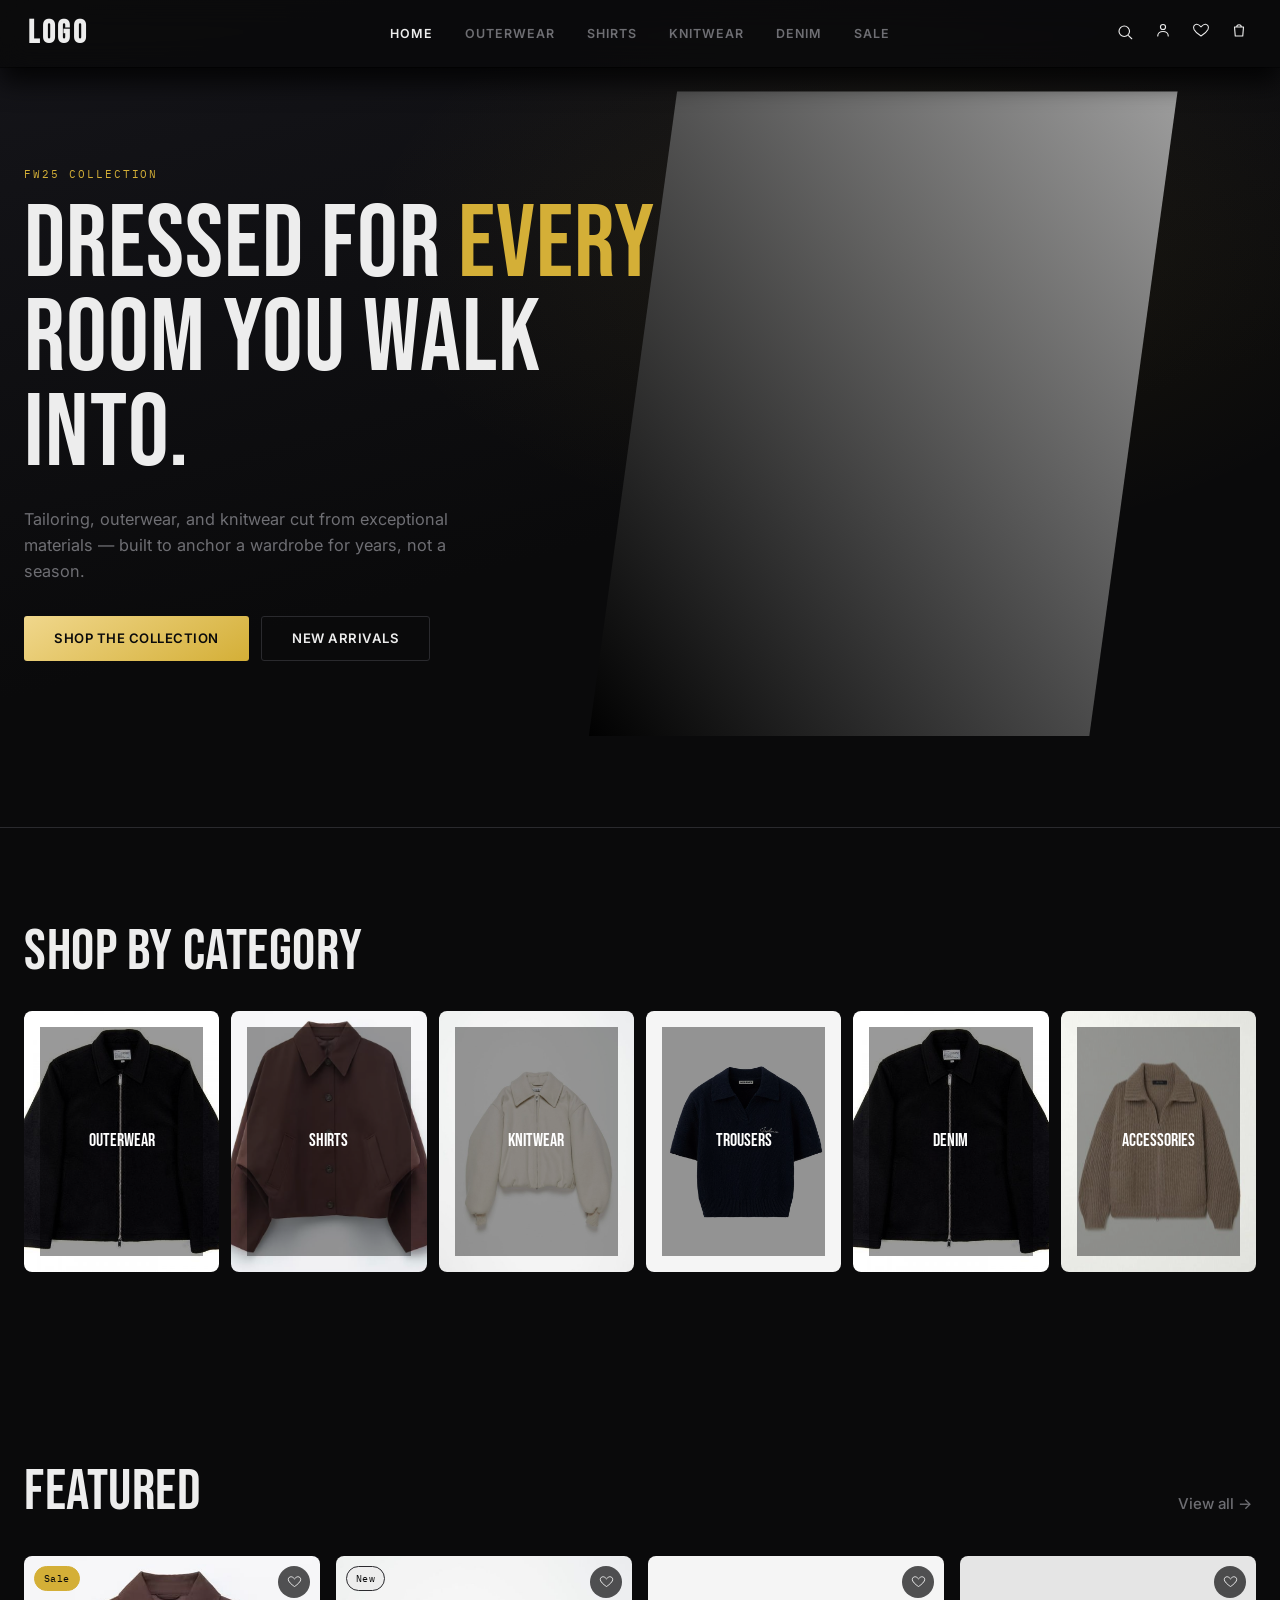
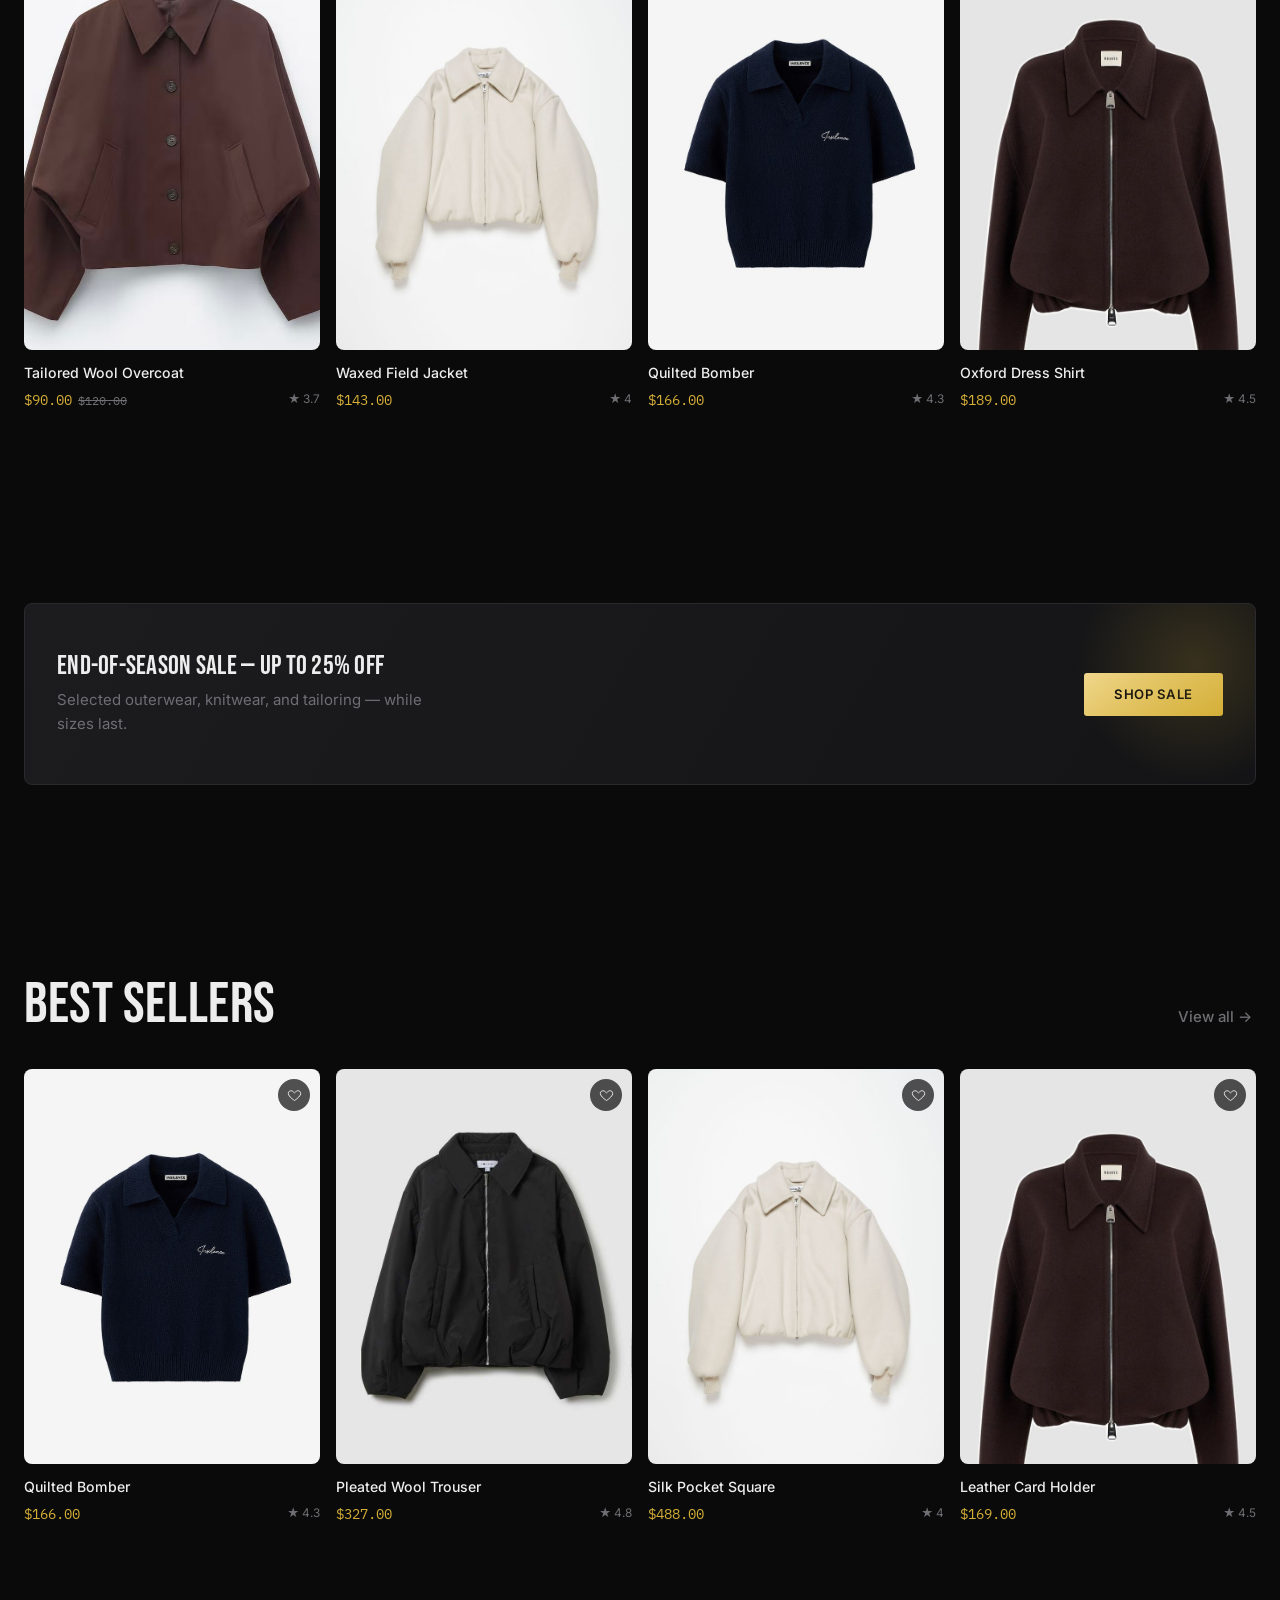
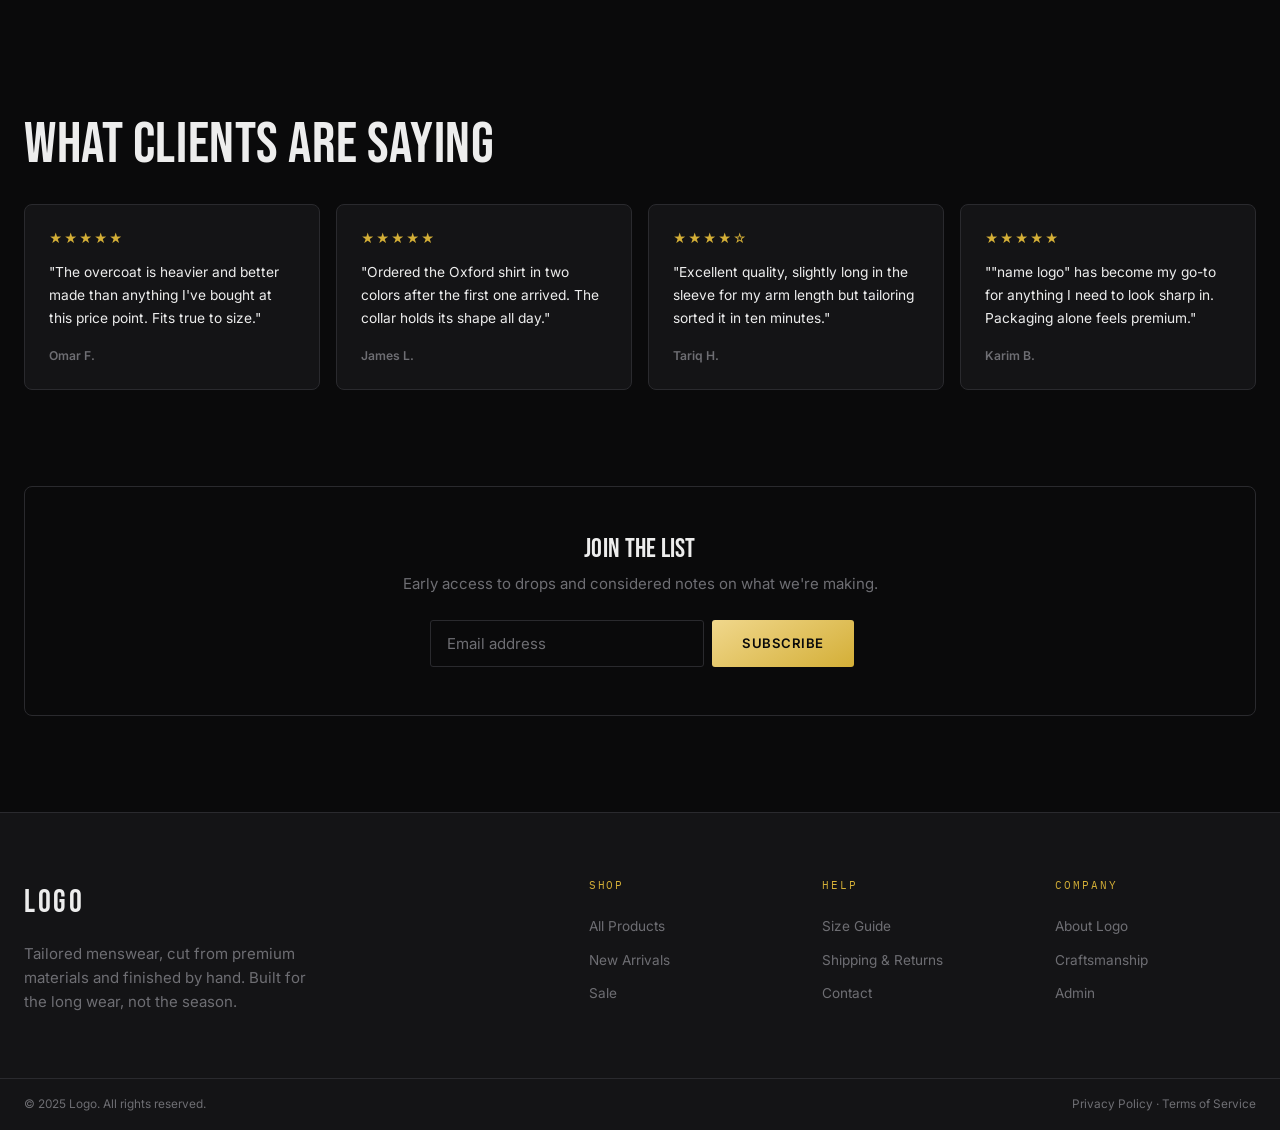
<file: index.html>
<!DOCTYPE html>
<html lang="en">
<head>
<meta charset="UTF-8"/>
<meta name="viewport" content="width=device-width, initial-scale=1.0"/>
<title>LOGO — Tailored Menswear</title>
<meta name="description" content="HASSAN is a premium menswear brand — outerwear, shirting, knitwear, and denim cut from exceptional materials."/>
<link rel="preconnect" href="https://fonts.googleapis.com"/>
<link rel="preconnect" href="https://fonts.gstatic.com" crossorigin/>
<link href="https://fonts.googleapis.com/css2?family=Bebas+Neue&family=Inter:wght@400;500;600;700&family=IBM+Plex+Mono:wght@400;500&display=swap" rel="stylesheet"/>
<link rel="stylesheet" href="css/tokens.css"/>
<link rel="stylesheet" href="css/layout.css"/>
<link rel="stylesheet" href="css/product.css"/>
<style>
  /* ---------- Hero ---------- */
  .hero { position: relative; min-height: 92vh; display: flex; align-items: center; overflow: hidden; border-bottom: 1px solid var(--hairline); }
  .hero-bg { position: absolute; inset: 0; background: radial-gradient(ellipse 70% 60% at 70% 30%, rgba(212,175,55,.08), transparent 60%), linear-gradient(165deg, #15151A 0%, #0A0A0B 60%); }
  .hero-bg::before { content:''; position:absolute; right:8%; top:50%; width:46%; height:78%; transform: translateY(-50%); background: linear-gradient(233deg, #acacac, #000000); clip-path: polygon(15% 0%, 100% 0%, 85% 100%, 0% 100%); opacity: .9; }
  .hero-content { position: relative; z-index: 2; padding: var(--sp-16) var(--sp-6); max-width: 700px; }
  .hero-content .eyebrow { margin-bottom: var(--sp-4); }
  .hero-content h1 { margin-bottom: var(--sp-6); }
  .hero-content h1 .gold-word { color: var(--gold); }
  .hero-content p.lede { color: var(--text-dim); max-width: 440px; margin-bottom: var(--sp-8); font-size: 1.02rem; }
  .hero-ctas { display: flex; gap: var(--sp-3); flex-wrap: wrap; }
  @media (max-width: 900px) { .hero-bg::before { display: none; } }

  /* ---------- Section shell ---------- */
  .section { padding: var(--sp-24) 0; }
  .section-head { display: flex; align-items: baseline; justify-content: space-between; margin-bottom: var(--sp-8); padding: 0 var(--sp-6); }
  @media (max-width: 768px) { .section { padding: var(--sp-16) 0; } .section-head { flex-direction: column; gap: var(--sp-2); align-items: flex-start; } }

  /* ---------- Category strip ---------- */
  .cat-strip { display: grid; grid-template-columns: repeat(6, 1fr); gap: var(--sp-3); padding: 0 var(--sp-6); }
  .cat-tile { position: relative; aspect-ratio: 3/4; border-radius: var(--radius-md); overflow: hidden; background: var(--surface); display: flex; align-items: flex-end; padding: var(--sp-4); }
  .cat-tile-name { font-family: var(--font-display); font-size: 1.1rem; text-transform: uppercase; position: relative; z-index: 2; }
  .cat-tile::after { content:''; position:absolute; inset:0; background: linear-gradient(180deg, transparent 40%, rgba(0,0,0,.7)); }
  @media (max-width: 1000px) { .cat-strip { grid-template-columns: repeat(3, 1fr); } }
  @media (max-width: 600px) { .cat-strip { grid-template-columns: repeat(2, 1fr); } }

  /* ---------- Featured grid ---------- */
  .featured-grid { display: grid; grid-template-columns: repeat(4, 1fr); gap: var(--sp-4); padding: 0 var(--sp-6); }
  @media (max-width: 900px) { .featured-grid { grid-template-columns: repeat(2, 1fr); } }

  /* ---------- Rail ---------- */
  .rail-section { background: var(--surface); border-top: 1px solid var(--hairline); border-bottom: 1px solid var(--hairline); }
  .h-rail { display: flex; gap: var(--sp-4); overflow-x: auto; padding: 0 var(--sp-6) var(--sp-2); scroll-snap-type: x mandatory; }
  .h-rail .h-card { min-width: 260px; flex-shrink: 0; scroll-snap-align: start; }

  /* ---------- Sale banner ---------- */
  .sale-banner { margin: 0 var(--sp-6); border-radius: var(--radius-md); padding: var(--sp-12) var(--sp-8); background: linear-gradient(120deg, var(--surface-2), var(--surface)); border: 1px solid var(--hairline); display: flex; align-items: center; justify-content: space-between; gap: var(--sp-8); position: relative; overflow: hidden; }
  .sale-banner::before { content:''; position:absolute; right:-60px; top:-60px; width:240px; height:240px; background: radial-gradient(circle, rgba(212,175,55,.18), transparent 70%); cursor: pointer;}
  .sale-banner p.lede { color: var(--text-dim); margin-top: var(--sp-2); max-width: 380px; }
  @media (max-width: 768px) { .sale-banner { flex-direction: column; align-items: flex-start; margin: 0 var(--sp-4); padding: var(--sp-8); } }

  /* ---------- Reviews ---------- */
  .reviews-grid { display: grid; grid-template-columns: repeat(4, 1fr); gap: var(--sp-4); padding: 0 var(--sp-6); }
  .review-card { border: 1px solid var(--hairline); border-radius: var(--radius-md); padding: var(--sp-6); background: var(--surface); transition: 0.6s;}
  .review-stars { color: var(--gold); font-size: 0.8rem; margin-bottom: var(--sp-3); letter-spacing: 2px; }
  .review-body { font-size: 0.86rem; line-height: 1.65; margin-bottom: var(--sp-4); color: var(--text); }
  .review-name { font-size: 0.76rem; font-weight: 600; color: var(--text-dim); }
  @media (max-width: 900px) { .reviews-grid { grid-template-columns: 1fr 1fr; } }
  @media (max-width: 600px) { .reviews-grid { grid-template-columns: 1fr; } }

  /* ---------- Newsletter ---------- */
  .newsletter-band { padding: 0 var(--sp-6); }
  .newsletter-inner { border: 1px solid var(--hairline); border-radius: var(--radius-md); padding: var(--sp-12) var(--sp-8); text-align: center; }
  .newsletter-form { display: flex; gap: var(--sp-2); max-width: 420px; margin: var(--sp-6) auto 0; }
  .newsletter-form input { flex: 1; background: var(--void); border: 1px solid var(--hairline); border-radius: var(--radius-sm); padding: 13px 16px; color: var(--text); }
  .newsletter-form input::placeholder { color: var(--text-dim); }
  .cat-tile:hover,
  .review-card:hover{
    transform: translateY(-8px);
    box-shadow: 0px 10px 18px black;
  }
  #new-arrivals-section{
    display: none;
  }
</style>
</head>
<body>

<div id="h-nav-mount"></div>

<section class="hero">
  <div class="hero-bg"></div>
  <div class="hero-content">
    <p class="eyebrow">FW25 Collection</p>
    <h1 class="h-display-xl">Dressed for <span class="gold-word">every</span> room you walk into.</h1>
    <p class="lede">Tailoring, outerwear, and knitwear cut from exceptional materials — built to anchor a wardrobe for years, not a season.</p>
    <div class="hero-ctas">
      <a href="shop.html" class="btn btn-gold">Shop the collection</a>
      <a href="shop.html?filter=new" class="btn btn-line">New arrivals</a>
    </div>
  </div>
</section>

<section class="section">
  <div class="section-head"><h2 class="h-display-lg">Shop by category</h2></div>
  <div class="cat-strip" id="cat-strip"></div>
</section>

<section class="section">
  <div class="section-head">
    <h2 class="h-display-lg">Featured</h2>
    <a href="shop.html" class="btn-ghost">View all →</a>
  </div>
  <div class="featured-grid" id="featured-grid"></div>
</section>

<section class="section rail-section" id="new-arrivals-section">
  <div class="section-head" style="padding-top:var(--sp-12);">
    <h2 class="h-display-lg">New Arrivals</h2>
    <a href="shop.html?filter=new" class="btn-ghost">View all →</a>
  </div>
  <div class="h-rail" id="new-rail"></div>
</section>

<section class="section">
  <div class="sale-banner">
    <div>
      <h2 class="h-display-md">End-of-season sale — up to 25% off</h2>
      <p class="lede">Selected outerwear, knitwear, and tailoring — while sizes last.</p>
    </div>
    <a href="shop.html?filter=sale" class="btn btn-gold">Shop sale</a>
  </div>
</section>

<section class="section">
  <div class="section-head"><h2 class="h-display-lg">Best Sellers</h2><a href="shop.html?filter=best" class="btn-ghost">View all →</a></div>
  <div class="featured-grid" id="best-grid"></div>
</section>

<section class="section">
  <div class="section-head"><h2 class="h-display-lg">What clients are saying</h2></div>
  <div class="reviews-grid" id="reviews-grid"></div>
</section>

<section class="section newsletter-band">
  <div class="newsletter-inner">
    <h2 class="h-display-md">Join the list</h2>
    <p class="text-dim" style="margin-top:8px;">Early access to drops and considered notes on what we're making.</p>
    <form class="newsletter-form" onsubmit="event.preventDefault(); HStore.toast('Subscribed — welcome to Hassan.');">
      <input type="email" placeholder="Email address" required/>
      <button class="btn btn-gold" type="submit">Subscribe</button>
    </form>
  </div>
</section>

<div id="h-footer-mount"></div>

<script src="js/data.js"></script>
<script src="js/store.js"></script>
<script src="js/layout.js"></script>
<script src="js/quickselect.js"></script>
<script>
  hMountLayout();

  document.getElementById('cat-strip').innerHTML = H_CATEGORIES.map((c,i) => {
  return `<a href="shop.html?cat=${c.slug}" class="cat-tile" style="position: relative; overflow: hidden; transition: 0.6s;">
    <img src="${c.image}" alt="${c.name}" style="width: 100%; height: 100%; object-fit: cover; position: absolute; top: 0; left: 0; z-index: 1;">
    <span class="cat-tile-name" style="position: relative; z-index: 2; background: rgba(0,0,0,0.4); width: 100%; height: 100%; display: flex; align-items: center; justify-content: center; color: #fff;">${c.name}</span>
  </a>`;
}).join('');

  function hCardHTML(p, opts={}){
    const wished = HStore.isWishlisted(p.id);
    return `
    <div class="h-card" data-product="${p.id}">
      <div class="h-card-img-wrap" onclick="window.location.href='product.html?slug=${p.slug}'">
        <img src="${p.images[0]}" alt="${p.name}" loading="lazy"/>
        <div class="h-card-tags">
          ${p.isNew ? '<span class="h-tag new">New</span>' : ''}
          ${p.compareAt ? '<span class="h-tag sale">Sale</span>' : ''}
        </div>
        <div class="h-card-quickselect"><button onclick="event.stopPropagation(); hOpenQuickSelect('${p.id}')">Quick Select</button></div>
      </div>
      <button class="h-card-wishlist ${wished?'active':''}" aria-label="Wishlist" onclick="hToggleCardWishlist(event,'${p.id}')">
        <svg width="15" height="15" viewBox="0 0 24 24" fill="none" stroke="#EDEDED" stroke-width="1.5"><path d="M12 20s-7-4.3-9.3-8.8C1.2 8 2.6 4.8 6 4.4c2-.2 3.6.9 6 3.4 2.4-2.5 4-3.6 6-3.4 3.4.4 4.8 3.6 3.3 6.8C19 15.7 12 20 12 20z"/></svg>
      </button>
      <div class="h-card-info">
        <a href="product.html?slug=${p.slug}"><p class="h-card-name">${p.name}</p></a>
        <div class="h-card-meta">
          <span class="h-price">${hPrice(p.price)}${p.compareAt?`<span class="compare">${hPrice(p.compareAt)}</span>`:''}</span>
          <span class="h-rating">★ ${p.rating}</span>
        </div>
      </div>
    </div>`;
  }
  function hToggleCardWishlist(e, id){
    e.preventDefault(); e.stopPropagation();
    const now = HStore.toggleWishlist(id);
    HStore.toast(now?'Added to wishlist':'Removed from wishlist','success');
    e.currentTarget.classList.toggle('active', now);
  }

  document.getElementById('featured-grid').innerHTML = H_PRODUCTS.slice(0,4).map(p=>hCardHTML(p)).join('');
  document.getElementById('new-rail').innerHTML = H_PRODUCTS.filter(p=>p.isNew).concat(H_PRODUCTS.slice(4,10)).slice(0,8).map(p=>hCardHTML(p)).join('');
  document.getElementById('best-grid').innerHTML = H_PRODUCTS.filter(p=>p.isBestSeller).concat(H_PRODUCTS.slice(10)).slice(0,4).map(p=>hCardHTML(p)).join('');

  document.getElementById('reviews-grid').innerHTML = H_REVIEWS.map(r => `
    <div class="review-card">
      <div class="review-stars">${'★'.repeat(r.rating)}${'☆'.repeat(5-r.rating)}</div>
      <p class="review-body">"${r.body}"</p>
      <p class="review-name">${r.name}</p>
    </div>`).join('');
</script>
</body>
</html>
</file>
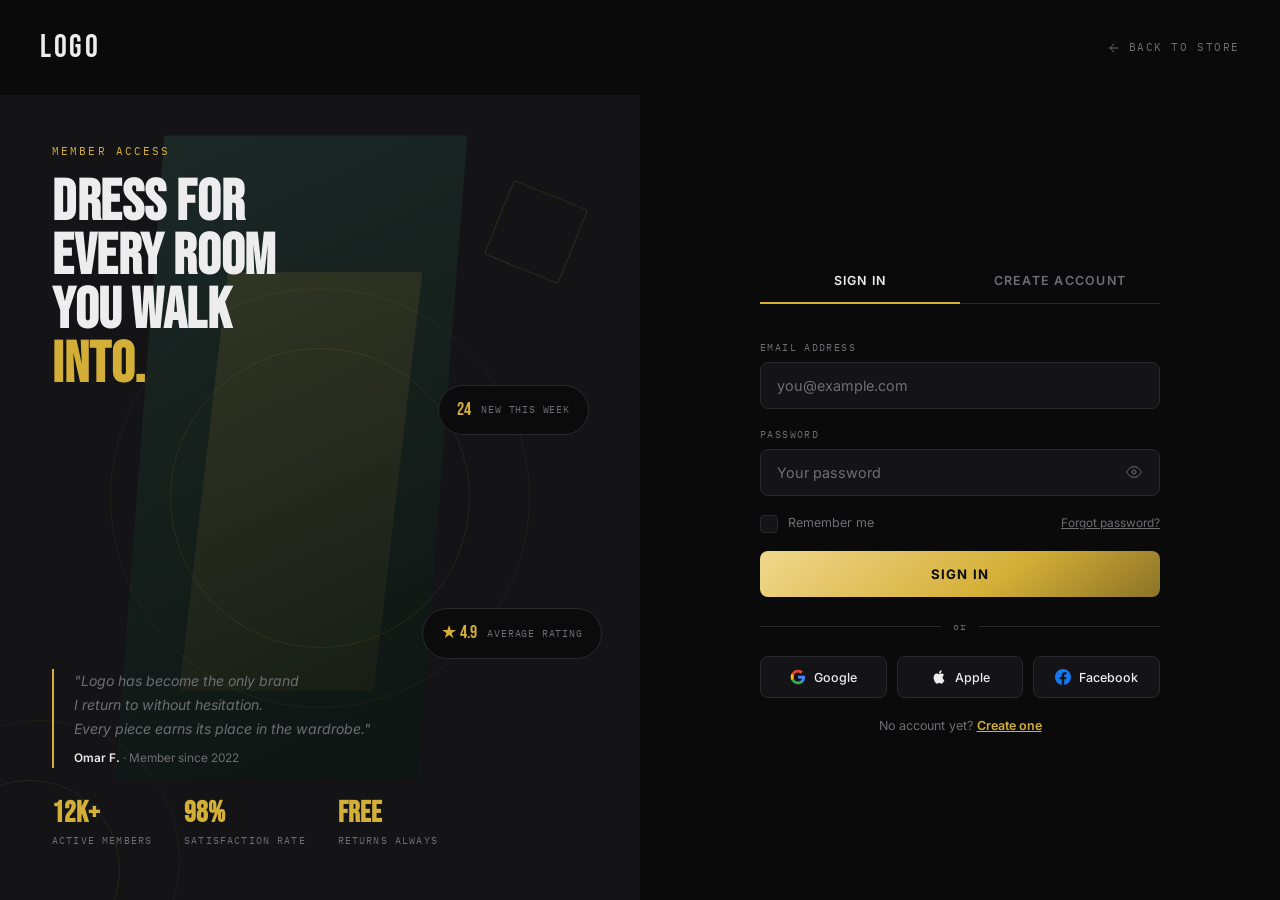
<file: account.html>
<!DOCTYPE html>
<html lang="en">
<head>
<meta charset="UTF-8"/>
<meta name="viewport" content="width=device-width, initial-scale=1.0"/>
<title>Sign In — LOGO</title>
<meta name="description" content="Sign in to your HASSAN account or create a new one."/>
<link rel="preconnect" href="https://fonts.googleapis.com"/>
<link rel="preconnect" href="https://fonts.gstatic.com" crossorigin/>
<link href="https://fonts.googleapis.com/css2?family=Bebas+Neue&family=Inter:wght@300;400;500;600;700&family=IBM+Plex+Mono:wght@300;400;500&display=swap" rel="stylesheet"/>
<link rel="stylesheet" href="css/tokens.css"/>
<style>
/* ============================================================
   PAGE SHELL
============================================================ */
html, body { height: 100%; overflow: hidden; }
body { display: flex; flex-direction: column; }
@media (max-width: 860px) { html, body { overflow: auto; } }

/* ============================================================
   MINIMAL NAV (no mega menu — standalone auth context)
============================================================ */
.auth-nav {
  position: relative; z-index: 10;
  padding: 22px 40px;
  display: flex; align-items: center; justify-content: space-between;
  background: transparent;
  flex-shrink: 0;
}
.auth-nav-logo {
  font-family: var(--font-display); font-size: 2rem;
  letter-spacing: 0.08em; color: var(--text);
}
.auth-nav-back {
  font-family: var(--font-mono); font-size: 0.7rem;
  letter-spacing: 0.14em; text-transform: uppercase;
  color: var(--text-dim); text-decoration: none;
  display: flex; align-items: center; gap: 8px;
  transition: color var(--t-fast);
}
.auth-nav-back:hover { color: var(--gold); }
.auth-nav-back svg { transition: transform var(--t-fast); }
.auth-nav-back:hover svg { transform: translateX(-3px); }

/* ============================================================
   SPLIT LAYOUT
============================================================ */
.auth-split {
  flex: 1; display: grid;
  grid-template-columns: 1fr 1fr;
  overflow: hidden;
  min-height: 0;
}
@media (max-width: 860px) {
  .auth-split { grid-template-columns: 1fr; overflow: visible; flex: none; }
}

/* ============================================================
   LEFT PANEL — editorial brand identity
============================================================ */
.auth-left {
  position: relative;
  overflow: hidden;
  background: var(--surface);
  display: flex; flex-direction: column;
  justify-content: space-between;
  padding: 48px 52px 52px;
}

/* Geometric background art — echoes the hero's polygon */
.auth-left-geo {
  position: absolute; inset: 0; pointer-events: none;
  overflow: hidden;
}
.geo-shape {
  position: absolute;
  border-radius: 2px;
}
.geo-1 {
  width: 55%; height: 80%;
  top: 5%; left: 18%;
  background: linear-gradient(155deg, #1C2926, #0D1411);
  clip-path: polygon(14% 0%, 100% 0%, 86% 100%, 0% 100%);
}
.geo-2 {
  width: 38%; height: 52%;
  top: 22%; left: 28%;
  background: linear-gradient(155deg, rgba(212,175,55,.13), rgba(212,175,55,.04));
  clip-path: polygon(20% 0%, 100% 0%, 80% 100%, 0% 100%);
}
.geo-3 {
  width: 180px; height: 180px; border-radius: 50%;
  bottom: -60px; left: -60px;
  border: 1px solid rgba(212,175,55,.1);
}
.geo-4 {
  width: 280px; height: 280px; border-radius: 50%;
  bottom: -100px; left: -100px;
  border: 1px solid rgba(212,175,55,.06);
}
.geo-5 {
  width: 80px; height: 80px;
  top: 12%; right: 10%;
  border: 1px solid rgba(212,175,55,.14);
  transform: rotate(22deg);
}
.geo-ring-anim {
  position: absolute;
  width: 420px; height: 420px; border-radius: 50%;
  top: 50%; left: 50%; transform: translate(-50%, -50%);
  border: 1px solid rgba(212,175,55,.07);
  animation: geoSpin 28s linear infinite;
}
.geo-ring-anim-2 {
  position: absolute;
  width: 300px; height: 300px; border-radius: 50%;
  top: 50%; left: 50%; transform: translate(-50%, -50%);
  border: 1px solid rgba(212,175,55,.1);
  animation: geoSpin 18s linear infinite reverse;
}
@keyframes geoSpin {
  from { transform: translate(-50%,-50%) rotate(0deg); }
  to   { transform: translate(-50%,-50%) rotate(360deg); }
}

/* Floating product stat pill */
.left-stat-pill {
  position: absolute;
  top: 36%;
  right: 8%;
  background: rgba(10,10,11,.78);
  backdrop-filter: blur(10px);
  border: 1px solid var(--hairline);
  border-radius: 999px;
  padding: 10px 18px;
  display: flex; align-items: center; gap: 10px;
  animation: floatY 5s ease-in-out infinite;
}
.left-stat-pill-num { font-family: var(--font-display); font-size: 1.1rem; color: var(--gold); }
.left-stat-pill-label { font-family: var(--font-mono); font-size: 0.62rem; color: var(--text-dim); letter-spacing: 0.08em; text-transform: uppercase; }
.left-stat-pill-2 { top: auto; bottom: 30%; right: 6%; animation-delay: 1.5s; }
@keyframes floatY {
  0%,100% { transform: translateY(0); }
  50%      { transform: translateY(-8px); }
}

/* Left content */
.auth-left-content { position: relative; z-index: 2; }
.auth-left-eyebrow { font-family: var(--font-mono); font-size: 0.66rem; letter-spacing: 0.2em; text-transform: uppercase; color: var(--gold); margin-bottom: 16px; }
.auth-left-headline {
  font-family: var(--font-display);
  font-size: clamp(2.6rem, 4.5vw, 3.8rem);
  line-height: 0.94; letter-spacing: 0.01em;
  text-transform: uppercase;
  color: var(--text);
}
.auth-left-headline .line-gold { color: var(--gold); }

.auth-left-bottom { position: relative; z-index: 2; }
.auth-testimonial {
  border-left: 2px solid var(--gold);
  padding-left: 20px;
  margin-bottom: 32px;
}
.auth-testimonial p { font-size: 0.88rem; line-height: 1.7; color: var(--text-dim); font-style: italic; }
.auth-testimonial cite { font-style: normal; font-size: 0.74rem; font-weight: 600; color: var(--text); display: block; margin-top: 8px; }
.auth-testimonial cite span { color: var(--text-dim); font-weight: 400; }

.auth-left-stats { display: flex; gap: 32px; }
.auth-stat strong { font-family: var(--font-display); font-size: 1.8rem; color: var(--gold); display: block; line-height: 1; }
.auth-stat span { font-family: var(--font-mono); font-size: 0.6rem; letter-spacing: 0.12em; text-transform: uppercase; color: var(--text-dim); margin-top: 4px; display: block; }

@media (max-width: 860px) { .auth-left { min-height: 280px; padding: 40px 28px; } }

/* ============================================================
   RIGHT PANEL — form
============================================================ */
.auth-right {
  background: var(--void);
  display: flex; align-items: center; justify-content: center;
  padding: 32px 48px;
  overflow-y: auto;
}
@media (max-width: 860px) { .auth-right { padding: 40px 24px 60px; } }

.auth-form-wrap { width: 100%; max-width: 400px; }

/* ---- Tab switcher ---- */
.auth-tabs {
  display: flex;
  border-bottom: 1px solid var(--hairline);
  margin-bottom: 36px;
  gap: 0;
}
.auth-tab {
  flex: 1; padding: 14px 0;
  font-family: var(--font-body); font-size: 0.78rem; font-weight: 600;
  letter-spacing: 0.1em; text-transform: uppercase;
  color: var(--text-dim);
  border-bottom: 2px solid transparent;
  margin-bottom: -1px;
  transition: color var(--t-fast), border-color var(--t-fast);
}
.auth-tab.active { color: var(--text); border-bottom-color: var(--gold); }
.auth-tab:hover:not(.active) { color: var(--text); }

/* ---- Panels ---- */
.auth-panel { display: none; animation: panelSlide var(--t-med); }
.auth-panel.active { display: flex; flex-direction: column; gap: 18px; }
@keyframes panelSlide {
  from { opacity: 0; transform: translateX(10px); }
  to   { opacity: 1; transform: translateX(0); }
}

/* ---- Field ---- */
.field { display: flex; flex-direction: column; gap: 0; position: relative; }
.field label {
  font-family: var(--font-mono); font-size: 0.64rem; font-weight: 500;
  letter-spacing: 0.16em; text-transform: uppercase; color: var(--text-dim);
  position: absolute; top: 14px; left: 16px;
  pointer-events: none;
  transition: top var(--t-fast), font-size var(--t-fast), color var(--t-fast);
  z-index: 1;
}
.field input, .field select {
  width: 100%;
  background: var(--surface);
  border: 1px solid var(--hairline);
  border-radius: var(--radius-md);
  padding: 26px 16px 10px;
  font-family: var(--font-body); font-size: 0.92rem;
  color: var(--text);
  outline: none;
  transition: border-color var(--t-fast), background var(--t-fast), box-shadow var(--t-fast);
}
.field select { padding-top: 24px; }
.field input::placeholder { color: transparent; }
.field input:focus, .field select:focus { border-color: var(--gold); background: var(--surface-2); box-shadow: 0 0 0 3px rgba(212,175,55,.08); }
.field input:focus + label,
.field input:not(:placeholder-shown) + label {
  top: 8px; font-size: 0.58rem; color: var(--gold);
}
/* For inputs where label is BEFORE input in DOM — use different approach */
.field-v2 { position: relative; }
.field-v2 label { position: static; font-family: var(--font-mono); font-size: 0.62rem; letter-spacing: 0.14em; text-transform: uppercase; color: var(--text-dim); margin-bottom: 6px; display: block; pointer-events: auto; }
.field-v2 input, .field-v2 select {
  padding: 14px 16px;
  width: 100%;
  background: var(--surface);
  border: 1px solid var(--hairline);
  border-radius: var(--radius-md);
  font-family: var(--font-body); font-size: 0.9rem;
  color: var(--text);
  outline: none;
  transition: border-color var(--t-fast), background var(--t-fast), box-shadow var(--t-fast);
}
.field-v2 input:focus, .field-v2 select:focus { border-color: var(--gold); background: var(--surface-2); box-shadow: 0 0 0 3px rgba(212,175,55,.08); }
.field-v2 input::placeholder { color: var(--text-dim); }

/* Password wrapper */
.field-pwd-wrap { position: relative; }
.field-pwd-wrap input { padding-right: 46px; }
.pwd-eye {
  position: absolute; right: 14px; top: 50%; transform: translateY(-50%);
  color: var(--text-dim); transition: color var(--t-fast);
  width: 24px; height: 24px; display: flex; align-items: center; justify-content: center;
  border-radius: 4px;
}
.pwd-eye:hover { color: var(--gold); }

/* Password strength */
.pwd-strength-row { display: flex; gap: 4px; margin-top: 6px; }
.pwd-bar { flex: 1; height: 3px; border-radius: 2px; background: var(--hairline); transition: background var(--t-med); }
.pwd-bar.weak   { background: var(--error); }
.pwd-bar.medium { background: var(--gold); }
.pwd-bar.strong { background: var(--success); }
.pwd-strength-label { font-family: var(--font-mono); font-size: 0.62rem; color: var(--text-dim); margin-top: 4px; height: 14px; }

/* Field error */
.field-error { font-size: 0.7rem; color: var(--error); margin-top: 4px; display: none; }
.field-has-error input, .field-has-error .field-pwd-wrap input { border-color: var(--error) !important; }
.field-has-error .field-error { display: block; }

/* ---- Two-col row ---- */
.field-row { display: grid; grid-template-columns: 1fr 1fr; gap: 12px; }
@media (max-width: 400px) { .field-row { grid-template-columns: 1fr; } }

/* ---- Checkbox ---- */
.check-wrap { display: flex; align-items: flex-start; gap: 10px; cursor: pointer; }
.check-wrap input[type="checkbox"] { display: none; }
.check-box {
  width: 18px; height: 18px; flex-shrink: 0;
  border: 1px solid var(--hairline); border-radius: 4px;
  background: var(--surface);
  display: flex; align-items: center; justify-content: center;
  margin-top: 1px;
  transition: border-color var(--t-fast), background var(--t-fast);
}
.check-wrap input:checked ~ .check-box {
  background: var(--gold); border-color: var(--gold);
}
.check-wrap input:checked ~ .check-box::after { content: '✓'; color: var(--void); font-size: 0.7rem; font-weight: 700; }
.check-label { font-size: 0.78rem; color: var(--text-dim); line-height: 1.5; }
.check-label a { color: var(--gold); text-decoration: none; }
.check-label a:hover { text-decoration: underline; }

/* ---- Remember / forgot row ---- */
.form-utils { display: flex; align-items: center; justify-content: space-between; }
.forgot-link { font-size: 0.74rem; color: var(--text-dim); text-decoration: underline; }
.forgot-link:hover { color: var(--gold); }

/* ---- Divider ---- */
.or-divider { display: flex; align-items: center; gap: 12px; margin: 4px 0; }
.or-divider::before, .or-divider::after { content: ''; flex: 1; height: 1px; background: var(--hairline); }
.or-divider span { font-family: var(--font-mono); font-size: 0.62rem; letter-spacing: 0.1em; color: var(--text-dim); }

/* ---- Social buttons ---- */
.social-row { display: flex; gap: 10px; }
.btn-social {
  flex: 1; display: flex; align-items: center; justify-content: center; gap: 8px;
  padding: 12px;
  background: var(--surface); border: 1px solid var(--hairline); border-radius: var(--radius-md);
  font-family: var(--font-body); font-size: 0.78rem; font-weight: 500; color: var(--text);
  transition: border-color var(--t-fast), background var(--t-fast), color var(--t-fast);
}
.btn-social:hover { border-color: var(--gold); color: var(--gold); background: var(--surface-2); }
.btn-social svg { flex-shrink: 0; }

/* ---- CTA ---- */
.btn-submit {
  width: 100%;
  padding: 15px;
  background: linear-gradient(140deg, var(--gold-soft) 0%, var(--gold) 60%, var(--gold-dim) 100%);
  color: var(--void);
  font-family: var(--font-body); font-size: 0.82rem; font-weight: 700;
  letter-spacing: 0.08em; text-transform: uppercase;
  border: none; border-radius: var(--radius-md);
  cursor: pointer;
  position: relative; overflow: hidden;
  transition: filter var(--t-fast), box-shadow var(--t-fast), transform var(--t-fast);
}
.btn-submit::before {
  content: '';
  position: absolute; inset: 0;
  background: linear-gradient(100deg, rgba(255,255,255,.18) 0%, transparent 50%);
  opacity: 0; transition: opacity var(--t-fast);
}
.btn-submit:hover { filter: brightness(1.06); box-shadow: 0 8px 28px rgba(212,175,55,.35); }
.btn-submit:hover::before { opacity: 1; }
.btn-submit:active { transform: scale(.98); }
.btn-submit.loading { pointer-events: none; filter: brightness(.75); }
.btn-submit .btn-text { display: flex; align-items: center; justify-content: center; gap: 8px; }
.btn-submit .btn-spinner { display: none; animation: spin .7s linear infinite; }
.btn-submit.loading .btn-spinner { display: inline-block; }
@keyframes spin { to { transform: rotate(360deg); } }

/* ---- Switch prompt ---- */
.switch-prompt { text-align: center; font-size: 0.78rem; color: var(--text-dim); }
.switch-prompt button { color: var(--gold); font-weight: 600; font-size: 0.78rem; text-decoration: underline; }
.switch-prompt button:hover { color: var(--gold-soft); }

/* ---- Toast (standalone override) ---- */
.toast-stack { position: fixed; bottom: 24px; right: 24px; z-index: 999; display: flex; flex-direction: column; gap: 8px; }
.toast { background: var(--surface-2); border: 1px solid var(--hairline); color: var(--text); padding: 14px 20px; border-radius: var(--radius-sm); font-size: 0.82rem; display: flex; align-items: center; gap: 8px; box-shadow: var(--shadow-elevated); animation: toast-in var(--t-med); min-width: 220px; }
.toast.success::before { content: '✓'; color: var(--success); font-weight: 700; }
.toast.error::before { content: '✕'; color: var(--error); font-weight: 700; }
@keyframes toast-in { from { opacity: 0; transform: translateY(8px); } to { opacity: 1; } }

/* ---- Forgot password modal ---- */
.overlay {
  position: fixed; inset: 0; z-index: 500;
  background: rgba(10,10,11,.82); backdrop-filter: blur(8px);
  display: flex; align-items: center; justify-content: center; padding: 24px;
  opacity: 0; visibility: hidden;
  transition: opacity var(--t-med), visibility var(--t-med);
}
.overlay.open { opacity: 1; visibility: visible; }
.modal {
  background: var(--surface);
  border: 1px solid var(--hairline);
  border-radius: 16px;
  padding: 40px 36px;
  max-width: 380px; width: 100%;
  position: relative;
  transform: translateY(20px) scale(.97);
  transition: transform var(--t-slow);
}
.overlay.open .modal { transform: translateY(0) scale(1); }
.modal-close {
  position: absolute; top: 14px; right: 14px;
  width: 32px; height: 32px; border-radius: 50%;
  background: var(--surface-2); color: var(--text);
  display: flex; align-items: center; justify-content: center;
  font-size: 1rem;
  transition: background var(--t-fast), color var(--t-fast);
}
.modal-close:hover { background: var(--surface-3); color: var(--gold); }
.modal-icon { font-size: 1.8rem; margin-bottom: 12px; }
.modal-title { font-family: var(--font-display); font-size: 1.5rem; text-transform: uppercase; margin-bottom: 8px; }
.modal-desc { font-size: 0.82rem; color: var(--text-dim); margin-bottom: 24px; line-height: 1.65; }
.modal-success { text-align: center; display: none; flex-direction: column; align-items: center; gap: 10px; padding: 12px 0; }
.modal-success.show { display: flex; }

/* ---- Welcome screen (after login) ---- */
.welcome-screen {
  display: none; flex-direction: column; align-items: center; justify-content: center;
  text-align: center; gap: 18px; padding: 40px 0;
}
.welcome-screen.show { display: flex; }
.welcome-icon {
  width: 64px; height: 64px; border-radius: 50%;
  background: var(--surface-2); border: 1px solid var(--gold);
  display: flex; align-items: center; justify-content: center;
  font-size: 1.5rem;
  animation: popIn .4s cubic-bezier(.34,1.56,.64,1);
}
@keyframes popIn { from { transform: scale(.5); opacity: 0; } to { transform: scale(1); opacity: 1; } }
.welcome-name { font-family: var(--font-display); font-size: 1.8rem; text-transform: uppercase; }
.welcome-name span { color: var(--gold); }
.welcome-sub { font-size: 0.84rem; color: var(--text-dim); }
.welcome-actions { display: flex; flex-direction: column; gap: 10px; width: 100%; }
</style>
</head>
<body>

<!-- Forgot Password Modal -->
<div class="overlay" id="forgot-overlay">
  <div class="modal">
    <button class="modal-close" onclick="closeForgot()">✕</button>
    <div id="forgot-form-view">
      <div class="modal-icon">🔑</div>
      <h2 class="modal-title">Reset Password</h2>
      <p class="modal-desc">Enter your email and we'll send you a secure reset link.</p>
      <div class="field-v2" style="margin-bottom:16px;">
        <label for="forgot-email">Email address</label>
        <input id="forgot-email" type="email" placeholder="you@example.com"/>
      </div>
      <button class="btn-submit" id="forgot-submit-btn" onclick="sendResetLink()">
        <span class="btn-text"><span class="btn-spinner">⟳</span> Send reset link</span>
      </button>
    </div>
    <div class="modal-success" id="forgot-success">
      <div style="font-size:2rem;">✉️</div>
      <p style="font-weight:600;">Check your inbox</p>
      <p style="font-size:0.82rem;color:var(--text-dim);">We've sent a reset link to <strong id="forgot-email-sent"></strong>. It expires in 10 minutes.</p>
      <button class="btn-submit" onclick="closeForgot()"><span class="btn-text">Done</span></button>
    </div>
  </div>
</div>

<!-- Toast container -->
<div class="toast-stack" id="toast-stack"></div>

<!-- Minimal nav -->
<nav class="auth-nav">
  <a href="index.html" class="auth-nav-logo">logo</a>
  <a href="index.html" class="auth-nav-back">
    <svg width="14" height="14" viewBox="0 0 24 24" fill="none"><path d="M19 12H5M5 12l7-7M5 12l7 7" stroke="currentColor" stroke-width="1.6" stroke-linecap="round" stroke-linejoin="round"/></svg>
    Back to store
  </a>
</nav>

<!-- Split layout -->
<div class="auth-split">

  <!-- LEFT — editorial panel -->
  <div class="auth-left">
    <div class="auth-left-geo">
      <div class="geo-shape geo-1"></div>
      <div class="geo-shape geo-2"></div>
      <div class="geo-shape geo-3"></div>
      <div class="geo-shape geo-4"></div>
      <div class="geo-shape geo-5"></div>
      <div class="geo-ring-anim"></div>
      <div class="geo-ring-anim-2"></div>
    </div>

    <div class="left-stat-pill">
      <span class="left-stat-pill-num">24</span>
      <span class="left-stat-pill-label">New this week</span>
    </div>
    <div class="left-stat-pill left-stat-pill-2">
      <span class="left-stat-pill-num">★ 4.9</span>
      <span class="left-stat-pill-label">Average rating</span>
    </div>

    <div class="auth-left-content">
      <p class="auth-left-eyebrow">Member access</p>
      <h2 class="auth-left-headline">
        Dress for<br/>
        every room<br/>
        you walk<br/>
        <span class="line-gold">into.</span>
      </h2>
    </div>

    <div class="auth-left-bottom">
      <div class="auth-testimonial">
        <p>"Logo has become the only brand <br> I return to without hesitation. <br> Every piece earns its place in the wardrobe."</p>
        <cite>Omar F. <span>· Member since 2022</span></cite>
      </div>
      <div class="auth-left-stats">
        <div class="auth-stat"><strong>12k+</strong><span>Active members</span></div>
        <div class="auth-stat"><strong>98%</strong><span>Satisfaction rate</span></div>
        <div class="auth-stat"><strong>Free</strong><span>Returns always</span></div>
      </div>
    </div>
  </div>

  <!-- RIGHT — form panel -->
  <div class="auth-right">
    <div class="auth-form-wrap">

      <!-- Welcome screen (shown after successful auth) -->
      <div class="welcome-screen" id="welcome-screen">
        <div class="welcome-icon">✓</div>
        <div>
          <p class="welcome-name" id="welcome-name">Welcome back, <span>—</span></p>
          <p class="welcome-sub" style="margin-top:6px;">You're signed in to your Hassan account.</p>
        </div>
        <div class="welcome-actions">
          <a href="index.html" class="btn-submit" style="text-decoration:none;display:flex;align-items:center;justify-content:center;"><span class="btn-text">Continue shopping</span></a>
          <button class="btn-submit" style="background:var(--surface);color:var(--gold);border:1px solid var(--gold);filter:none;" onclick="handleLogout()"><span class="btn-text">Sign out</span></button>
        </div>
      </div>

      <!-- Auth form (hidden when logged in) -->
      <div id="auth-form-container">
        <!-- Tabs -->
        <div class="auth-tabs">
          <button class="auth-tab active" id="tab-signin" onclick="switchTab('signin')">Sign In</button>
          <button class="auth-tab" id="tab-register" onclick="switchTab('register')">Create Account</button>
        </div>

        <!-- SIGN IN PANEL -->
        <div class="auth-panel active" id="panel-signin">

          <div class="field-v2" id="f-signin-email-wrap">
            <label for="si-email">Email address</label>
            <div class="field-pwd-wrap">
              <input id="si-email" type="email" placeholder="you@example.com" autocomplete="email" oninput="clearErr('f-signin-email-wrap')"/>
            </div>
            <span class="field-error">Please enter a valid email address.</span>
          </div>

          <div class="field-v2" id="f-signin-pwd-wrap">
            <label for="si-pwd">Password</label>
            <div class="field-pwd-wrap">
              <input id="si-pwd" type="password" placeholder="Your password" autocomplete="current-password" oninput="clearErr('f-signin-pwd-wrap')"/>
              <button class="pwd-eye" type="button" onclick="togglePwd('si-pwd', this)" aria-label="Show password">
                <svg width="16" height="16" viewBox="0 0 24 24" fill="none" stroke="currentColor" stroke-width="1.5"><path d="M1 12s4-8 11-8 11 8 11 8-4 8-11 8-11-8-11-8z"/><circle cx="12" cy="12" r="3"/></svg>
              </button>
            </div>
            <span class="field-error">Password must be at least 6 characters.</span>
          </div>

          <div class="form-utils">
            <label class="check-wrap">
              <input type="checkbox" id="remember-me"/>
              <span class="check-box"></span>
              <span class="check-label">Remember me</span>
            </label>
            <button class="forgot-link" onclick="openForgot()">Forgot password?</button>
          </div>

          <button class="btn-submit" id="signin-btn" onclick="handleSignIn()">
            <span class="btn-text"><span class="btn-spinner">⟳</span> Sign In</span>
          </button>

          <div class="or-divider"><span>or</span></div>

          <div class="social-row">
            <button class="btn-social" onclick="socialLogin('Google')">
              <svg width="16" height="16" viewBox="0 0 24 24"><path d="M22.56 12.25c0-.78-.07-1.53-.2-2.25H12v4.26h5.92c-.26 1.37-1.04 2.53-2.21 3.31v2.77h3.57c2.08-1.92 3.28-4.74 3.28-8.09z" fill="#4285F4"/><path d="M12 23c2.97 0 5.46-.98 7.28-2.66l-3.57-2.77c-.98.66-2.23 1.06-3.71 1.06-2.86 0-5.29-1.93-6.16-4.53H2.18v2.84C3.99 20.53 7.7 23 12 23z" fill="#34A853"/><path d="M5.84 14.09c-.22-.66-.35-1.36-.35-2.09s.13-1.43.35-2.09V7.07H2.18C1.43 8.55 1 10.22 1 12s.43 3.45 1.18 4.93l3.66-2.84z" fill="#FBBC05"/><path d="M12 5.38c1.62 0 3.06.56 4.21 1.64l3.15-3.15C17.45 2.09 14.97 1 12 1 7.7 1 3.99 3.47 2.18 7.07l3.66 2.84c.87-2.6 3.3-4.53 6.16-4.53z" fill="#EA4335"/></svg>
              Google
            </button>
            <button class="btn-social" onclick="socialLogin('Apple')">
              <svg width="16" height="16" viewBox="0 0 24 24" fill="currentColor"><path d="M18.71 19.5c-.83 1.24-1.71 2.45-3.05 2.47-1.34.03-1.77-.79-3.29-.79-1.53 0-2 .77-3.27.82-1.31.05-2.3-1.32-3.14-2.53C4.25 17 2.94 12.45 4.7 9.39c.87-1.52 2.43-2.48 4.12-2.51 1.28-.02 2.5.87 3.29.87.78 0 2.26-1.07 3.8-.91.65.03 2.47.26 3.64 1.98-.09.06-2.17 1.28-2.15 3.81.03 3.02 2.65 4.03 2.68 4.04-.03.07-.42 1.44-1.38 2.83M13 3.5c.73-.83 1.94-1.46 2.94-1.5.13 1.17-.34 2.35-1.04 3.19-.69.85-1.83 1.51-2.95 1.42-.15-1.15.41-2.35 1.05-3.11z"/></svg>
              Apple
            </button>
            <button class="btn-social" onclick="socialLogin('Facebook')">
              <svg width="16" height="16" viewBox="0 0 24 24" fill="#1877F2"><path d="M24 12.073c0-6.627-5.373-12-12-12s-12 5.373-12 12c0 5.99 4.388 10.954 10.125 11.854v-8.385H7.078v-3.47h3.047V9.43c0-3.007 1.792-4.669 4.533-4.669 1.312 0 2.686.235 2.686.235v2.953H15.83c-1.491 0-1.956.925-1.956 1.874v2.25h3.328l-.532 3.47h-2.796v8.385C19.612 23.027 24 18.062 24 12.073z"/></svg>
              Facebook
            </button>
          </div>

          <p class="switch-prompt">
            No account yet? <button onclick="switchTab('register')">Create one</button>
          </p>
        </div>

        <!-- REGISTER PANEL -->
        <div class="auth-panel" id="panel-register">

          <div class="field-row">
            <div class="field-v2" id="f-reg-first-wrap">
              <label for="reg-first">First name</label>
              <input id="reg-first" type="text" placeholder="first name" autocomplete="given-name" oninput="clearErr('f-reg-first-wrap')"/>
              <span class="field-error">Required.</span>
            </div>
            <div class="field-v2" id="f-reg-last-wrap">
              <label for="reg-last">Last name</label>
              <input id="reg-last" type="text" placeholder="last name" autocomplete="family-name" oninput="clearErr('f-reg-last-wrap')"/>
              <span class="field-error">Required.</span>
            </div>
          </div>

          <div class="field-v2" id="f-reg-email-wrap">
            <label for="reg-email">Email address</label>
            <input id="reg-email" type="email" placeholder="you@example.com" autocomplete="email" oninput="clearErr('f-reg-email-wrap')"/>
            <span class="field-error">Please enter a valid email address.</span>
          </div>

          <div class="field-v2" id="f-reg-pwd-wrap">
            <label for="reg-pwd">Password</label>
            <div class="field-pwd-wrap">
              <input id="reg-pwd" type="password" placeholder="Create a strong password" autocomplete="new-password" oninput="checkStrength(this.value); clearErr('f-reg-pwd-wrap')"/>
              <button class="pwd-eye" type="button" onclick="togglePwd('reg-pwd', this)" aria-label="Show password">
                <svg width="16" height="16" viewBox="0 0 24 24" fill="none" stroke="currentColor" stroke-width="1.5"><path d="M1 12s4-8 11-8 11 8 11 8-4 8-11 8-11-8-11-8z"/><circle cx="12" cy="12" r="3"/></svg>
              </button>
            </div>
            <div class="pwd-strength-row"><div class="pwd-bar" id="pb1"></div><div class="pwd-bar" id="pb2"></div><div class="pwd-bar" id="pb3"></div><div class="pwd-bar" id="pb4"></div></div>
            <p class="pwd-strength-label" id="pwd-label"></p>
            <span class="field-error">Password must be at least 6 characters.</span>
          </div>

          <div class="field-v2" id="f-reg-confirm-wrap">
            <label for="reg-confirm">Confirm password</label>
            <div class="field-pwd-wrap">
              <input id="reg-confirm" type="password" placeholder="Repeat your password" autocomplete="new-password" oninput="clearErr('f-reg-confirm-wrap')"/>
              <button class="pwd-eye" type="button" onclick="togglePwd('reg-confirm', this)" aria-label="Show password">
                <svg width="16" height="16" viewBox="0 0 24 24" fill="none" stroke="currentColor" stroke-width="1.5"><path d="M1 12s4-8 11-8 11 8 11 8-4 8-11 8-11-8-11-8z"/><circle cx="12" cy="12" r="3"/></svg>
              </button>
            </div>
            <span class="field-error">Passwords do not match.</span>
          </div>

          <label class="check-wrap">
            <input type="checkbox" id="agree-terms"/>
            <span class="check-box"></span>
            <span class="check-label">I agree to the <a href="#">Terms of Service</a> and <a href="#">Privacy Policy</a></span>
          </label>

          <button class="btn-submit" id="register-btn" onclick="handleRegister()">
            <span class="btn-text"><span class="btn-spinner">⟳</span> Create Account</span>
          </button>

          <div class="or-divider"><span>or</span></div>

          <div class="social-row">
            <button class="btn-social" onclick="socialLogin('Google')">
              <svg width="16" height="16" viewBox="0 0 24 24"><path d="M22.56 12.25c0-.78-.07-1.53-.2-2.25H12v4.26h5.92c-.26 1.37-1.04 2.53-2.21 3.31v2.77h3.57c2.08-1.92 3.28-4.74 3.28-8.09z" fill="#4285F4"/><path d="M12 23c2.97 0 5.46-.98 7.28-2.66l-3.57-2.77c-.98.66-2.23 1.06-3.71 1.06-2.86 0-5.29-1.93-6.16-4.53H2.18v2.84C3.99 20.53 7.7 23 12 23z" fill="#34A853"/><path d="M5.84 14.09c-.22-.66-.35-1.36-.35-2.09V7.07H2.18C1.43 8.55 1 10.22 1 12s.43 3.45 1.18 4.93l3.66-2.84z" fill="#FBBC05"/><path d="M12 5.38c1.62 0 3.06.56 4.21 1.64l3.15-3.15C17.45 2.09 14.97 1 12 1 7.7 1 3.99 3.47 2.18 7.07l3.66 2.84c.87-2.6 3.3-4.53 6.16-4.53z" fill="#EA4335"/></svg>
              Google
            </button>
            <button class="btn-social" onclick="socialLogin('Apple')">
              <svg width="16" height="16" viewBox="0 0 24 24" fill="currentColor"><path d="M18.71 19.5c-.83 1.24-1.71 2.45-3.05 2.47-1.34.03-1.77-.79-3.29-.79-1.53 0-2 .77-3.27.82-1.31.05-2.3-1.32-3.14-2.53C4.25 17 2.94 12.45 4.7 9.39c.87-1.52 2.43-2.48 4.12-2.51 1.28-.02 2.5.87 3.29.87.78 0 2.26-1.07 3.8-.91.65.03 2.47.26 3.64 1.98-.09.06-2.17 1.28-2.15 3.81.03 3.02 2.65 4.03 2.68 4.04-.03.07-.42 1.44-1.38 2.83M13 3.5c.73-.83 1.94-1.46 2.94-1.5.13 1.17-.34 2.35-1.04 3.19-.69.85-1.83 1.51-2.95 1.42-.15-1.15.41-2.35 1.05-3.11z"/></svg>
              Apple
            </button>
            <button class="btn-social" onclick="socialLogin('Facebook')">
              <svg width="16" height="16" viewBox="0 0 24 24" fill="#1877F2"><path d="M24 12.073c0-6.627-5.373-12-12-12s-12 5.373-12 12c0 5.99 4.388 10.954 10.125 11.854v-8.385H7.078v-3.47h3.047V9.43c0-3.007 1.792-4.669 4.533-4.669 1.312 0 2.686.235 2.686.235v2.953H15.83c-1.491 0-1.956.925-1.956 1.874v2.25h3.328l-.532 3.47h-2.796v8.385C19.612 23.027 24 18.062 24 12.073z"/></svg>
              Facebook
            </button>
          </div>

          <p class="switch-prompt">
            Already have an account? <button onclick="switchTab('signin')">Sign in</button>
          </p>
        </div>
      </div><!-- /auth-form-container -->

    </div><!-- /auth-form-wrap -->
  </div><!-- /auth-right -->
</div><!-- /auth-split -->

<script src="js/store.js"></script>
<script>
/* ── Tabs ────────────────────────────────── */
function switchTab(tab){
  ['signin','register'].forEach(t => {
    document.getElementById('panel-'+t).classList.toggle('active', t===tab);
    document.getElementById('tab-'+t).classList.toggle('active', t===tab);
  });
  clearAllErrors();
}

/* ── Errors ──────────────────────────────── */
function setErr(id){ document.getElementById(id).classList.add('field-has-error'); }
function clearErr(id){ document.getElementById(id).classList.remove('field-has-error'); }
function clearAllErrors(){
  document.querySelectorAll('.field-has-error').forEach(el => el.classList.remove('field-has-error'));
}

/* ── Password toggle ─────────────────────── */
function togglePwd(inputId, btn){
  const inp = document.getElementById(inputId);
  const show = inp.type === 'password';
  inp.type = show ? 'text' : 'password';
  btn.style.color = show ? 'var(--gold)' : '';
}

/* ── Password strength ───────────────────── */
function checkStrength(val){
  let score = 0;
  if (val.length >= 6) score++;
  if (val.length >= 10) score++;
  if (/[A-Z]/.test(val) && /[a-z]/.test(val)) score++;
  if (/[0-9]/.test(val) && /[^a-zA-Z0-9]/.test(val)) score++;
  const bars   = [document.getElementById('pb1'),document.getElementById('pb2'),document.getElementById('pb3'),document.getElementById('pb4')];
  const labels = ['','Weak — try adding numbers & symbols','Fair — almost there','Good — hard to crack','Strong'];
  const cls    = ['','weak','medium','medium','strong'];
  bars.forEach((b,i) => { b.className = 'pwd-bar' + (i < score ? ' '+cls[score] : ''); });
  document.getElementById('pwd-label').textContent = val.length > 0 ? labels[score] : '';
}

/* ── Toast ───────────────────────────────── */
let _toastTimer;
function showToast(msg, type='success'){
  const stack = document.getElementById('toast-stack');
  const el = document.createElement('div');
  el.className = `toast ${type}`; el.textContent = msg;
  stack.appendChild(el);
  setTimeout(() => {
    el.style.transition = 'opacity .3s, transform .3s'; el.style.opacity='0'; el.style.transform='translateY(8px)';
    setTimeout(() => el.remove(), 300);
  }, 2700);
}

/* ── Loading state ───────────────────────── */
function setLoading(btnId, state){ document.getElementById(btnId).classList.toggle('loading', state); }

/* ── Sign In ─────────────────────────────── */
function handleSignIn(){
  const email = document.getElementById('si-email').value.trim();
  const pwd   = document.getElementById('si-pwd').value;
  let ok = true;
  if (!email || !email.includes('@')){ setErr('f-signin-email-wrap'); ok=false; }
  if (pwd.length < 6){ setErr('f-signin-pwd-wrap'); ok=false; }
  if (!ok) return;
  setLoading('signin-btn', true);
  setTimeout(() => {
    setLoading('signin-btn', false);
    const name = email.split('@')[0].replace(/[._-]/g,' ').replace(/\b\w/g, c=>c.toUpperCase());
    HStore.login(email, name);
    showWelcome(name);
  }, 1400);
}

/* ── Register ────────────────────────────── */
function handleRegister(){
  const first   = document.getElementById('reg-first').value.trim();
  const last    = document.getElementById('reg-last').value.trim();
  const email   = document.getElementById('reg-email').value.trim();
  const pwd     = document.getElementById('reg-pwd').value;
  const confirm = document.getElementById('reg-confirm').value;
  const terms   = document.getElementById('agree-terms').checked;
  let ok = true;
  if (!first){ setErr('f-reg-first-wrap'); ok=false; }
  if (!last){ setErr('f-reg-last-wrap'); ok=false; }
  if (!email || !email.includes('@')){ setErr('f-reg-email-wrap'); ok=false; }
  if (pwd.length < 6){ setErr('f-reg-pwd-wrap'); ok=false; }
  if (pwd !== confirm){ setErr('f-reg-confirm-wrap'); ok=false; }
  if (!terms){ showToast('Please accept the terms to continue.','error'); ok=false; }
  if (!ok) return;
  setLoading('register-btn', true);
  setTimeout(() => {
    setLoading('register-btn', false);
    const name = first + ' ' + last;
    HStore.login(email, name);
    showWelcome(name, true);
  }, 1600);
}

/* ── Social ──────────────────────────────── */
function socialLogin(provider){
  showToast(`Redirecting to ${provider}…`, 'success');
  setTimeout(() => showToast(`${provider} sign-in coming soon.`,'error'), 1200);
}

/* ── Welcome screen ──────────────────────── */
function showWelcome(name, isNew=false){
  document.getElementById('auth-form-container').style.display = 'none';
  const ws = document.getElementById('welcome-screen');
  ws.classList.add('show');
  document.querySelector('.welcome-name span').textContent = name.split(' ')[0];
  if (isNew){ showToast('Account created — welcome to Hassan! 🎉','success'); }
  else { showToast('Signed in successfully','success'); }
}

/* ── Logout ──────────────────────────────── */
function handleLogout(){
  HStore.logout();
  document.getElementById('welcome-screen').classList.remove('show');
  document.getElementById('auth-form-container').style.display = '';
  showToast('You have been signed out','success');
}

/* ── Forgot password ─────────────────────── */
function openForgot(){
  document.getElementById('forgot-overlay').classList.add('open');
  setTimeout(()=>document.getElementById('forgot-email').focus(), 300);
}
function closeForgot(){
  document.getElementById('forgot-overlay').classList.remove('open');
  document.getElementById('forgot-form-view').style.display = '';
  document.getElementById('forgot-success').classList.remove('show');
  document.getElementById('forgot-email').value = '';
}
function sendResetLink(){
  const email = document.getElementById('forgot-email').value.trim();
  if (!email || !email.includes('@')){ showToast('Please enter a valid email','error'); return; }
  document.getElementById('forgot-submit-btn').classList.add('loading');
  setTimeout(() => {
    document.getElementById('forgot-submit-btn').classList.remove('loading');
    document.getElementById('forgot-form-view').style.display = 'none';
    document.getElementById('forgot-email-sent').textContent = email;
    document.getElementById('forgot-success').classList.add('show');
  }, 1400);
}
document.getElementById('forgot-overlay').addEventListener('click', e => { if(e.target.id==='forgot-overlay') closeForgot(); });
document.addEventListener('keydown', e => { if(e.key==='Escape') closeForgot(); });

/* ── Enter key submit ────────────────────── */
document.addEventListener('keydown', e => {
  if (e.key !== 'Enter') return;
  const active = document.querySelector('.auth-panel.active');
  if (!active || document.getElementById('forgot-overlay').classList.contains('open')) return;
  if (active.id === 'panel-signin') handleSignIn();
  if (active.id === 'panel-register') handleRegister();
});

/* ── Check existing session on load ─────── */
document.addEventListener('DOMContentLoaded', () => {
  const session = HStore.getSession();
  if (session) showWelcome(session.name);
});

</script>
</body>
</html>
</file>
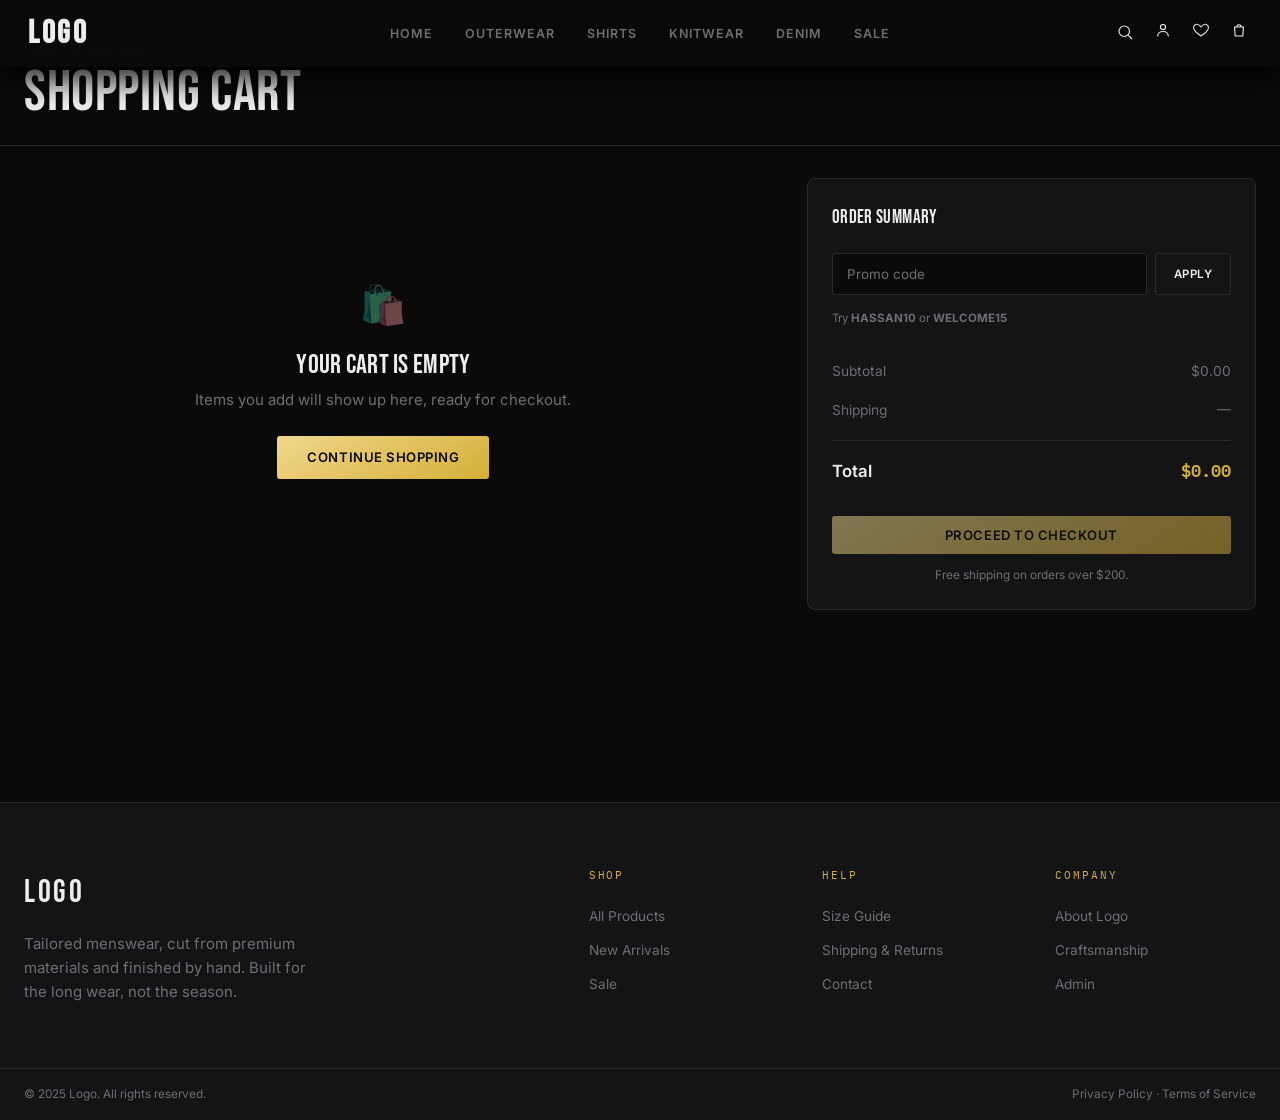
<file: cart.html>
<!DOCTYPE html>
<html lang="en">
<head>
<meta charset="UTF-8"/>
<meta name="viewport" content="width=device-width, initial-scale=1.0"/>
<title>Shopping Cart — LOGO</title>
<meta name="description" content="Review your selected items and complete your order at HASSAN."/>
<link rel="preconnect" href="https://fonts.googleapis.com"/>
<link rel="preconnect" href="https://fonts.gstatic.com" crossorigin/>
<link href="https://fonts.googleapis.com/css2?family=Bebas+Neue&family=Inter:wght@400;500;600;700&family=IBM+Plex+Mono:wght@400;500&display=swap" rel="stylesheet"/>
<link rel="stylesheet" href="css/tokens.css"/>
<link rel="stylesheet" href="css/layout.css"/>
<link rel="stylesheet" href="css/product.css"/>
<style>
  .cart-header { padding: var(--sp-10) var(--sp-6) var(--sp-6); border-bottom: 1px solid var(--hairline); }
  .cart-header .eyebrow { margin-bottom: var(--sp-2); }

  .cart-layout { display: grid; grid-template-columns: 1.6fr 1fr; gap: var(--sp-16); padding: var(--sp-8) var(--sp-6) var(--sp-24); max-width: 1400px; margin: 0 auto; align-items: start; }
  @media (max-width: 1000px) { .cart-layout { grid-template-columns: 1fr; gap: var(--sp-12); } }

  /* ---------- Step indicator ---------- */
  .step-indicator { display: flex; align-items: center; gap: var(--sp-2); margin-bottom: var(--sp-8); }
  .step-dot { width: 26px; height: 26px; border-radius: 50%; display: flex; align-items: center; justify-content: center; font-family: var(--font-mono); font-size: 0.74rem; border: 1px solid var(--hairline); color: var(--text-dim); flex-shrink: 0; }
  .step-dot.active { background: var(--gold); color: var(--void); border-color: var(--gold); font-weight: 700; }
  .step-dot.done { background: var(--surface-2); color: var(--gold); border-color: var(--gold); }
  .step-label { font-size: 0.78rem; color: var(--text-dim); }
  .step-label.active { color: var(--text); font-weight: 600; }
  .step-line { width: 28px; height: 1px; background: var(--hairline); }

  /* ---------- Line items ---------- */
  .cart-items-head { display: flex; align-items: center; justify-content: space-between; margin-bottom: var(--sp-5); }
  .cart-items-head h2 { }
  .cart-count-pill { font-family: var(--font-mono); font-size: 0.72rem; color: var(--text-dim); border: 1px solid var(--hairline); padding: 4px 10px; border-radius: var(--radius-pill); }

  .cart-line { display: grid; grid-template-columns: 100px 1fr auto; gap: var(--sp-6); padding: var(--sp-8) 0; border-bottom: 1px solid var(--hairline); }
  .cart-line:first-child { padding-top: 0; }
  .cart-line-img { width: 100px; aspect-ratio: 3/4; border-radius: var(--radius-sm); overflow: hidden; background: var(--surface); }
  .cart-line-img img { width: 100%; height: 100%; object-fit: cover; }

  .cart-line-info { display: flex; flex-direction: column; gap: 8px; min-width: 0; padding-right: var(--sp-4); }
  .cart-line-name { font-size: 0.96rem; font-weight: 500; line-height: 1.4; }
  .cart-line-name a:hover { color: var(--gold); }
  .cart-line-attrs { font-size: 0.78rem; color: var(--text-dim); display: flex; align-items: center; gap: 10px; flex-wrap: wrap; margin-top: 2px; }
  .cart-line-color-dot { width: 11px; height: 11px; border-radius: 50%; display: inline-block; vertical-align: -1px; border: 1px solid var(--hairline); }
  .cart-line-stock-warn { font-size: 0.74rem; color: var(--error); margin-top: 6px; }

  .cart-line-note-toggle { font-size: 0.74rem; cursor: pointer;}
  .cart-line-note-toggle:hover { color: var(--gold); }
  .cart-line-note-box { margin-top: var(--sp-3); display: none; }
  .cart-line-note-box.open { display: block; }
  .cart-line-note-box textarea {
    width: 100%; max-width: 360px; background: var(--void); border: 1px solid var(--hairline); border-radius: var(--radius-sm);
    padding: 10px 12px; font-size: 0.8rem; color: var(--text); resize: vertical; min-height: 50px;
  }
  .cart-line-note-box textarea::placeholder { color: var(--text-dim); }
  .cart-line-note-saved { font-size: 0.72rem; color: var(--gold); margin-top: 4px; display: none; }
  .cart-line-note-saved.show { display: block; }

  .cart-line-right { display: flex; flex-direction: column; align-items: flex-end; justify-content: space-between; gap: var(--sp-3); }
  .cart-line-price { font-family: var(--font-mono); font-size: 0.92rem; color: var(--gold); white-space: nowrap; }
  .cart-line-price .unit { font-size: 0.7rem; color: var(--text-dim); display: block; text-align: right; margin-top: 2px; }
  .cart-qty-stepper { display: flex; align-items: center; border: 1px solid var(--hairline); border-radius: var(--radius-sm); }
  .cart-qty-stepper button { width: 30px; height: 32px; font-size: 0.9rem; color: var(--text); }
  .cart-qty-stepper button:hover { color: var(--gold); }
  .cart-qty-stepper span { width: 28px; text-align: center; font-family: var(--font-mono); font-size: 0.82rem; }
  .cart-line-actions { display: flex; gap: var(--sp-3); cursor: pointer;}
  .cart-line-remove { width: fit-content; padding: 6px 12px; background-color: var(--surface-2); color: rgba(255, 255, 255, 0.651); text-decoration: none; font-size: 0.60rem; border-radius: 6px; transition: 0.8s;}
  .cart-line-remove:hover { background-color: var(--error); color:rgba(255, 255, 255, 0.925)}
  .cart-line-save { font-size: 0.72rem; width: fit-content; padding: 6px 12px; background-color: var(--surface-2); color: rgba(255, 255, 255, 0.651); text-decoration: none; font-size: 0.65rem; border-radius: 6px; transition: 0.8s;}
  .cart-line-save:hover { background-color: var(--gold); color:rgb(255, 255, 255) }

  @media (max-width: 560px) {
    .cart-line { grid-template-columns: 72px 1fr; }
    .cart-line-right { grid-column: 1 / -1; flex-direction: row; align-items: center; justify-content: space-between; margin-top: var(--sp-2); }
  }

  /* ---------- Empty cart ---------- */
  .cart-empty { text-align: center; padding: var(--sp-24) var(--sp-6); }
  .cart-empty-icon { font-size: 2.4rem; margin-bottom: var(--sp-4); opacity: 0.4; }

  /* ---------- Saved for later ---------- */
  .saved-section { margin-top: var(--sp-10); }
  .saved-grid { display: grid; grid-template-columns: repeat(3, 1fr); gap: var(--sp-3); }
  @media (max-width: 700px) { .saved-grid { grid-template-columns: repeat(2,1fr); } }

  /* ---------- Promo code ---------- */
  .promo-row { display: flex; gap: var(--sp-2); margin-bottom: var(--sp-6); }
  .promo-row input { flex: 1; background: var(--void); border: 1px solid var(--hairline); border-radius: var(--radius-sm); padding: 12px 14px; font-size: 0.84rem; color: var(--text); }
  .promo-row input::placeholder { color: var(--text-dim); }
  .promo-applied { display: flex; align-items: center; justify-content: space-between; background: var(--surface-2); border: 1px solid var(--gold); border-radius: var(--radius-sm); padding: 10px 14px; margin-bottom: var(--sp-6); font-size: 0.82rem; }
  .promo-applied .remove-promo { color: var(--text-dim); cursor: pointer; text-decoration: underline; }
  .promo-hint { font-size: 0.72rem; color: var(--text-dim); margin-top: -10px; margin-bottom: var(--sp-6); }

  /* ---------- Order summary panel ---------- */
  .summary-panel { background: var(--surface); border: 1px solid var(--hairline); border-radius: var(--radius-md); padding: var(--sp-6); position: sticky; top: 100px; }
  .summary-row { display: flex; justify-content: space-between; font-size: 0.86rem; padding: var(--sp-2) 0; color: var(--text-dim); }
  .summary-row.discount { color: var(--gold); }
  .summary-row.total { border-top: 1px solid var(--hairline); margin-top: var(--sp-3); padding-top: var(--sp-4); font-size: 1.05rem; color: var(--text); font-weight: 600; }
  .summary-row.total .val { font-family: var(--font-mono); color: var(--gold); }
  .summary-shipping-note { font-size: 0.72rem; color: var(--text-dim); margin-top: var(--sp-2); }

  /* ---------- Customer details form (cart-stage checkout) ---------- */
  .details-form { margin-top: var(--sp-8); padding-top: var(--sp-8); border-top: 1px solid var(--hairline); display: none; }
  .details-form.open { display: block; }
  .form-row { display: grid; grid-template-columns: 1fr 1fr; gap: var(--sp-3); margin-bottom: var(--sp-3); }
  .form-row.single { grid-template-columns: 1fr; }
  .form-field label { display: block; font-size: 0.74rem; font-weight: 600; color: var(--text-dim); margin-bottom: 6px; letter-spacing: 0.02em; text-transform: uppercase; }
  .form-field input, .form-field select {
    width: 100%; background: var(--void); border: 1px solid var(--hairline); border-radius: var(--radius-sm);
    padding: 12px 14px; font-size: 0.86rem; color: var(--text); transition: border-color var(--t-fast);
  }
  .form-field input:focus, .form-field select:focus { border-color: var(--gold); outline: none; }
  .form-field input::placeholder { color: var(--text-dim); }

  .payment-options { display: flex; flex-direction: column; gap: var(--sp-2); margin: var(--sp-3) 0 var(--sp-5); }
  .payment-option { display: flex; align-items: center; gap: var(--sp-3); border: 1px solid var(--hairline); border-radius: var(--radius-sm); padding: 13px 16px; cursor: pointer; transition: border-color var(--t-fast); }
  .payment-option.active { border-color: var(--gold); }
  .payment-option input { accent-color: var(--gold); }
  .payment-option-label { font-size: 0.86rem; font-weight: 500; }
  .payment-option-sub { font-size: 0.72rem; color: var(--text-dim); }

  .order-number-note { font-size: 0.74rem; color: var(--text-dim); margin-top: var(--sp-3); text-align: center; }
</style>
</head>
<body>

<div id="h-nav-mount"></div>

<div class="cart-header wrap">
  <p class="eyebrow">Your Selection</p>
  <h1 class="h-display-lg">Shopping Cart</h1>
</div>

<div class="cart-layout">
  <!-- LEFT: items + saved-for-later -->
  <main>
    <div id="cart-items-section"></div>
    <div class="saved-section" id="saved-section" style="display:none;">
      <div class="cart-items-head"><h2 class="h-display-sm">Saved for later</h2></div>
      <div class="saved-grid" id="saved-grid"></div>
    </div>
  </main>

  <!-- RIGHT: summary + details form -->
  <aside>
    <div class="summary-panel">
      <h2 class="h-display-sm" style="margin-bottom:var(--sp-5);">Order Summary</h2>

      <div id="promo-area"></div>

      <div id="summary-rows"></div>

      <button class="btn btn-gold btn-block" id="checkout-btn" style="margin-top:var(--sp-6);">Proceed to checkout</button>
      <p class="order-number-note" id="cart-help-note">Free shipping on orders over $200.</p>

      <!-- Customer details form (revealed on "Proceed to checkout") -->
      <form class="details-form" id="details-form">
        <h2 class="h-display-sm" style="margin-bottom:var(--sp-5);">Your Details</h2>

        <div class="form-row">
          <div class="form-field"><label for="f-first">First name</label><input id="f-first" type="text" placeholder="First name" required/></div>
          <div class="form-field"><label for="f-last">Last name</label><input id="f-last" type="text" placeholder="Last name" required/></div>
        </div>
        <div class="form-row single">
          <div class="form-field"><label for="f-email">Email</label><input id="f-email" type="email" placeholder="you@example.com" required/></div>
        </div>
        <div class="form-row single">
          <div class="form-field"><label for="f-phone">Phone</label><input id="f-phone" type="tel" placeholder="+1 (555) 000-0000" required/></div>
        </div>
        <div class="form-row single">
          <div class="form-field"><label for="f-address">Shipping address</label><input id="f-address" type="text" placeholder="Street address" required/></div>
        </div>
        <div class="form-row">
          <div class="form-field"><label for="f-city">City</label><input id="f-city" type="text" placeholder="City" required/></div>
          <div class="form-field"><label for="f-zip">ZIP / Postal code</label><input id="f-zip" type="text" placeholder="00000" required/></div>
        </div>
        <div class="form-row single">
          <div class="form-field"><label for="f-phone">Contry</label><input id="f-phone" type="text" value="Egypt" readonly/></div>
        </div>

        <h2 class="h-display-sm" style="margin:var(--sp-6) 0 var(--sp-2);">Payment Method</h2>
        <div class="payment-options" id="payment-options">
          <label class="payment-option active" data-pay="card">
            <input type="radio" name="pay" value="card" checked/>
            <div><div class="payment-option-label">Credit / Debit Card</div><div class="payment-option-sub">Visa, Mastercard, Amex</div></div>
          </label>
          <label class="payment-option" data-pay="paypal">
            <input type="radio" name="pay" value="paypal"/>
            <div><div class="payment-option-label">PayPal</div><div class="payment-option-sub">Redirect at next step</div></div>
          </label>
          <label class="payment-option" data-pay="cod">
            <input type="radio" name="pay" value="cod"/>
            <div><div class="payment-option-label">Cash on Delivery</div><div class="payment-option-sub">Pay when your order arrives</div></div>
          </label>
        </div>

        <button type="submit" class="btn btn-gold btn-block" id="place-order-btn">Place order</button>
        <p class="order-number-note">You'll receive a confirmation with your order number on the next screen.</p>
      </form>
    </div>
  </aside>
</div>

<div id="h-footer-mount"></div>

<script src="js/data.js"></script>
<script src="js/store.js"></script>
<script src="js/layout.js"></script>
<script>
  hMountLayout();

  let showDetailsForm = false;
  let appliedPromo = null; // { code, pct }
  const VALID_PROMOS = { 'HASSAN10': 0.10, 'WELCOME15': 0.15 };

  function lineTotal(line, product){ return product.price * line.qty; }

  function renderCart(){
    const cart = HStore.getCart();
    const section = document.getElementById('cart-items-section');

    if (cart.length === 0){
      section.innerHTML = `
        <div class="cart-empty">
          <div class="cart-empty-icon">🛍️</div>
          <h2 class="h-display-md" style="margin-bottom:var(--sp-2);">Your cart is empty</h2>
          <p class="text-dim" style="margin-bottom:var(--sp-6);">Items you add will show up here, ready for checkout.</p>
          <a href="shop.html" class="btn btn-gold">Continue shopping</a>
        </div>`;
      renderSummary();
      return;
    }

    section.innerHTML = `
      <div class="cart-items-head">
        <h2 class="h-display-sm">Items</h2>
        <span class="cart-count-pill">${cart.reduce((s,i)=>s+i.qty,0)} item${cart.reduce((s,i)=>s+i.qty,0)===1?'':'s'}</span>
      </div>
      <div id="cart-lines"></div>`;

    const linesEl = document.getElementById('cart-lines');
    linesEl.innerHTML = cart.map((line, idx) => {
      const product = hGetById(line.productId);
      if (!product) return '';
      const colorHex = (product.colors.find(c=>c.name===line.color) || {}).hex || '#666';
      const sizeStock = (product.sizes.find(s=>s.label===line.size) || {}).stock ?? null;
      const lowStock = sizeStock !== null && sizeStock > 0 && sizeStock <= line.qty + 2;
      const oos = sizeStock === 0;
      return `
      <div class="cart-line" data-idx="${idx}">
        <a href="product.html?slug=${product.slug}" class="cart-line-img"><img src="${product.images[0]}" alt="${product.name}"/></a>
        <div class="cart-line-info">
          <span class="cart-line-name"><a href="product.html?slug=${product.slug}">${product.name}</a></span>
          <span class="cart-line-attrs">
            <span><span class="cart-line-color-dot" style="background:${colorHex}"></span> ${line.color}</span>
            <span>· Size ${line.size}</span>
          </span>
          ${oos ? `<span class="cart-line-stock-warn">This size just sold out — remove or pick another size.</span>` : (lowStock ? `<span class="cart-line-stock-warn" style="color:var(--gold);">Only ${sizeStock} left in this size.</span>` : '')}
          <span class="cart-line-note-toggle" onclick="toggleNoteBox(${idx})">${line.note ? 'Edit note' : '+ Add a note'}</span>
          <div class="cart-line-note-box ${line.note ? '' : ''}" id="note-box-${idx}">
            <textarea id="note-input-${idx}" placeholder="e.g. gift wrap, alteration request, delivery instructions...">${line.note || ''}</textarea>
            <div style="display:flex; gap:8px; margin-top:6px;">
              <button type="button" class="btn btn-sm btn-line" onclick="saveNote(${idx})">Save note</button>
            </div>
            <p class="cart-line-note-saved" id="note-saved-${idx}">Note saved.</p>
          </div>
        </div>
        <div class="cart-line-right">
          <div style="text-align:right;">
            <span class="cart-line-price">${hPrice(lineTotal(line, product))}</span>
            <span class="unit">${hPrice(product.price)} each</span>
          </div>
          <div class="cart-qty-stepper">
            <button type="button" onclick="changeLineQty(${idx}, -1)" aria-label="Decrease quantity">–</button>
            <span>${line.qty}</span>
            <button type="button" onclick="changeLineQty(${idx}, 1)" aria-label="Increase quantity">+</button>
          </div>
          <div class="cart-line-actions">
            <span class="cart-line-save" onclick="saveForLater(${idx})">Save for later</span>
            <span class="cart-line-remove" onclick="removeLine(${idx})">Remove</span>
          </div>
        </div>
      </div>`;
    }).join('');

    renderSummary();
    renderSaved();
  }

  function toggleNoteBox(idx){
    const box = document.getElementById('note-box-'+idx);
    box.classList.toggle('open');
  }
  function saveNote(idx){
    const val = document.getElementById('note-input-'+idx).value;
    HStore.updateCartNote(idx, val);
    document.getElementById('note-saved-'+idx).classList.add('show');
    setTimeout(() => document.getElementById('note-saved-'+idx).classList.remove('show'), 2000);
    HStore.toast('Note saved', 'success');
    renderCart();
  }
  function changeLineQty(idx, delta){
    const cart = HStore.getCart();
    const line = cart[idx]; if (!line) return;
    HStore.updateCartQty(idx, line.qty + delta);
    renderCart();
  }
  function removeLine(idx){
    HStore.removeFromCart(idx);
    HStore.toast('Item removed from cart', 'success');
    renderCart();
  }

  // "Save for later" — move to wishlist, remove from cart
  function saveForLater(idx){
    const cart = HStore.getCart();
    const line = cart[idx]; if (!line) return;
    HStore.toggleWishlist(line.productId);
    HStore.removeFromCart(idx);
    HStore.toast('Saved for later', 'success');
    renderCart();
  }

  function renderSaved(){
    const wishlist = HStore.getWishlist();
    const savedSection = document.getElementById('saved-section');
    if (wishlist.length === 0){ savedSection.style.display = 'none'; return; }
    savedSection.style.display = 'block';
    document.getElementById('saved-grid').innerHTML = wishlist.slice(0,6).map(id => {
      const p = hGetById(id); if (!p) return '';
      return `
      <div class="h-card" data-product="${p.id}">
        <div class="h-card-img-wrap" onclick="window.location.href='product.html?slug=${p.slug}'"><img src="${p.images[0]}" alt="${p.name}" loading="lazy"/></div>
        <div class="h-card-info">
          <a href="product.html?slug=${p.slug}"><p class="h-card-name">${p.name}</p></a>
          <div class="h-card-meta"><span class="h-price">${hPrice(p.price)}</span></div>
        </div>
        <button class="btn btn-sm btn-line btn-block" style="margin-top:8px;" onclick="moveToCartFromSaved('${p.id}', '${p.colors[0].name}')">Move to cart</button>
      </div>`;
    }).join('');
  }
  function moveToCartFromSaved(productId, color){
    const product = hGetById(productId);
    const firstInStock = product.sizes.find(s => s.stock > 0);
    if (!firstInStock){ HStore.toast('This item is currently out of stock', 'error'); return; }
    HStore.addToCart({ productId, size: firstInStock.label, color, qty: 1, note: '' });
    HStore.toggleWishlist(productId);
    HStore.toast(`Added to cart in size ${firstInStock.label}`, 'success');
    renderCart();
  }

  // ---------- Promo code ----------
  function renderPromoArea(){
    const area = document.getElementById('promo-area');
    if (appliedPromo){
      area.innerHTML = `
        <div class="promo-applied">
          <span>Code <strong>${appliedPromo.code}</strong> applied — ${Math.round(appliedPromo.pct*100)}% off</span>
          <span class="remove-promo" onclick="removePromo()">Remove</span>
        </div>`;
    } else {
      area.innerHTML = `
        <div class="promo-row">
          <input type="text" id="promo-input" placeholder="Promo code"/>
          <button class="btn btn-sm btn-line" onclick="applyPromo()">Apply</button>
        </div>
        <p class="promo-hint">Try <strong>HASSAN10</strong> or <strong>WELCOME15</strong></p>`;
    }
  }
  function applyPromo(){
    const code = document.getElementById('promo-input').value.trim().toUpperCase();
    if (!code){ return; }
    if (VALID_PROMOS[code]){
      appliedPromo = { code, pct: VALID_PROMOS[code] };
      HStore.toast(`Promo code applied — ${Math.round(appliedPromo.pct*100)}% off`, 'success');
    } else {
      HStore.toast('That code isn\'t valid', 'error');
    }
    renderPromoArea(); renderSummary();
  }
  function removePromo(){ appliedPromo = null; renderPromoArea(); renderSummary(); }

  // ---------- Summary ----------
  function computeTotals(){
    const cart = HStore.getCart();
    const subtotal = cart.reduce((sum, line) => { const p = hGetById(line.productId); return p ? sum + p.price*line.qty : sum; }, 0);
    const discount = appliedPromo ? subtotal * appliedPromo.pct : 0;
    const afterDiscount = subtotal - discount;
    const shipping = cart.length === 0 ? 0 : (afterDiscount >= 200 ? 0 : 14.00);
    const total = afterDiscount + shipping;
    return { subtotal, discount, shipping, total, cart };
  }

  function renderSummary(){
    renderPromoArea();
    const { subtotal, discount, shipping, total, cart } = computeTotals();
    document.getElementById('summary-rows').innerHTML = `
      <div class="summary-row"><span>Subtotal</span><span>${hPrice(subtotal)}</span></div>
      ${discount > 0 ? `<div class="summary-row discount"><span>Discount</span><span>−${hPrice(discount)}</span></div>` : ''}
      <div class="summary-row"><span>Shipping</span><span>${cart.length===0 ? '—' : (shipping===0 ? 'Free' : hPrice(shipping))}</span></div>
      <div class="summary-row total"><span>Total</span><span class="val">${hPrice(total)}</span></div>`;
    document.getElementById('checkout-btn').disabled = cart.length === 0;
    document.getElementById('checkout-btn').style.opacity = cart.length === 0 ? '0.5' : '1';
    document.getElementById('checkout-btn').style.cursor = cart.length === 0 ? 'not-allowed' : 'pointer';

    const note = document.getElementById('cart-help-note');
    if (cart.length > 0 && shipping === 0) note.textContent = 'Your order qualifies for free shipping.';
    else if (cart.length > 0) note.textContent = `Add ${hPrice(200 - (subtotal-discount))} more for free shipping.`;
    else note.textContent = 'Free shipping on orders over $200.';
  }

  // ---------- Checkout details form ----------
  document.getElementById('checkout-btn').addEventListener('click', () => {
    if (HStore.getCart().length === 0) return;
    showDetailsForm = true;
    document.getElementById('details-form').classList.add('open');
    document.getElementById('checkout-btn').style.display = 'none';
    document.getElementById('cart-help-note').style.display = 'none';
    document.getElementById('details-form').scrollIntoView({ behavior: 'smooth', block: 'start' });
  });

  document.querySelectorAll('.payment-option').forEach(opt => {
    opt.addEventListener('click', () => {
      document.querySelectorAll('.payment-option').forEach(o => o.classList.remove('active'));
      opt.classList.add('active');
      opt.querySelector('input').checked = true;
    });
  });

  document.getElementById('details-form').addEventListener('submit', e => {
    e.preventDefault();
    const cart = HStore.getCart();
    if (cart.length === 0){ HStore.toast('Your cart is empty', 'error'); return; }

    const { subtotal, discount, shipping, total } = computeTotals();
    const orderNumber = 'HS' + Date.now().toString().slice(-8);
    const order = {
      orderNumber,
      date: new Date().toISOString(),
      status: 'Pending',
      items: cart.map(line => {
        const p = hGetById(line.productId);
        return { name: p?.name, slug: p?.slug, size: line.size, color: line.color, qty: line.qty, price: p?.price, note: line.note };
      }),
      customer: {
        firstName: document.getElementById('f-first').value,
        lastName: document.getElementById('f-last').value,
        email: document.getElementById('f-email').value,
        phone: document.getElementById('f-phone').value,
      },
      shippingAddress: {
        address: document.getElementById('f-address').value,
        city: document.getElementById('f-city').value,
        zip: document.getElementById('f-zip').value,
        country: document.getElementById('f-country').value,
      },
      paymentMethod: document.querySelector('input[name="pay"]:checked').value,
      subtotal, discount, shipping, total,
    };
    HStore.createOrder(order);
    HStore.clearCart();
    HStore.toast('Order placed successfully', 'success');
    sessionStorage.setItem('hassan_last_order', orderNumber);
    setTimeout(() => { window.location.href = `checkout-confirmation.html?order=${orderNumber}`; }, 700);
  });

  renderCart();
  
</script>
</body>
</html>
</file>
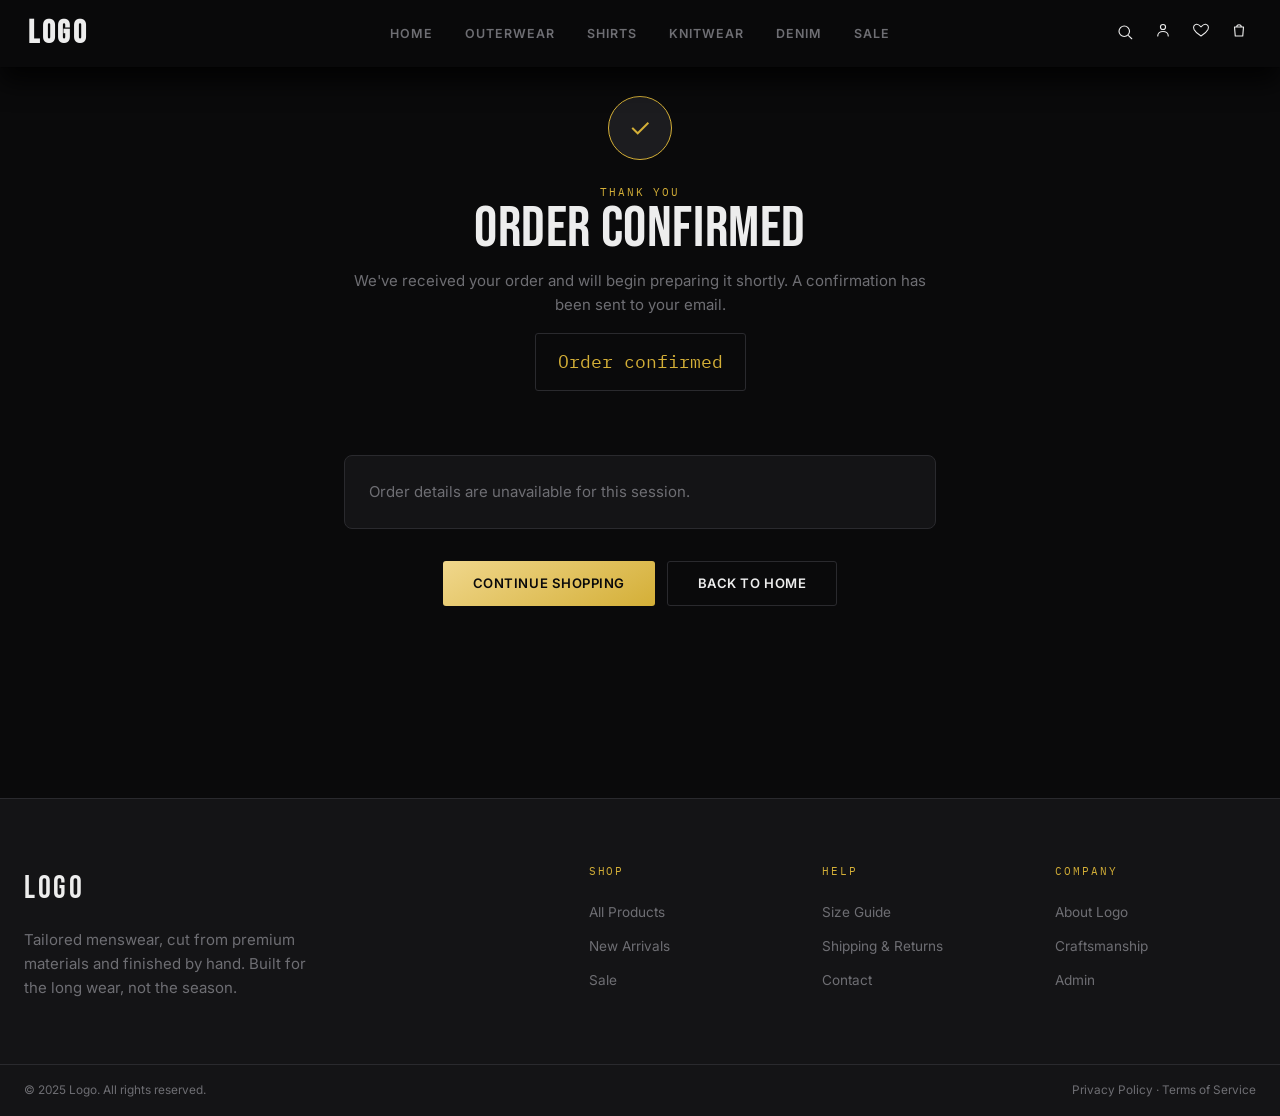
<file: checkout confirmation.html>
<!DOCTYPE html>
<html lang="en">
<head>
<meta charset="UTF-8"/>
<meta name="viewport" content="width=device-width, initial-scale=1.0"/>
<title>Order Confirmed — LOGO</title>
<link rel="preconnect" href="https://fonts.googleapis.com"/>
<link rel="preconnect" href="https://fonts.gstatic.com" crossorigin/>
<link href="https://fonts.googleapis.com/css2?family=Bebas+Neue&family=Inter:wght@400;500;600;700&family=IBM+Plex+Mono:wght@400;500&display=swap" rel="stylesheet"/>
<link rel="stylesheet" href="css/tokens.css"/>
<link rel="stylesheet" href="css/layout.css"/>
<style>
  .confirm-wrap { max-width: 640px; margin: 0 auto; padding: var(--sp-24) var(--sp-6) var(--sp-24); text-align: center; }
  .confirm-icon { width: 64px; height: 64px; border-radius: 50%; background: var(--surface-2); border: 1px solid var(--gold); display: flex; align-items: center; justify-content: center; margin: 0 auto var(--sp-6); font-size: 1.6rem; color: var(--gold); }
  .confirm-order-num { font-family: var(--font-mono); font-size: 1.1rem; color: var(--gold); margin: var(--sp-4) 0 var(--sp-8); padding: 14px 22px; border: 1px solid var(--hairline); border-radius: var(--radius-sm); display: inline-block; }
  .confirm-summary { text-align: left; border: 1px solid var(--hairline); border-radius: var(--radius-md); padding: var(--sp-6); margin: var(--sp-8) 0; background: var(--surface); }
  .confirm-item { display: flex; justify-content: space-between; font-size: 0.84rem; padding: var(--sp-2) 0; color: var(--text-dim); }
  .confirm-item span:first-child { color: var(--text); }
  .confirm-total { display: flex; justify-content: space-between; border-top: 1px solid var(--hairline); margin-top: var(--sp-3); padding-top: var(--sp-3); font-weight: 600; }
  .confirm-total .val { color: var(--gold); font-family: var(--font-mono); }
  .confirm-actions { display: flex; gap: var(--sp-3); justify-content: center; margin-top: var(--sp-8); flex-wrap: wrap; }
</style>
</head>
<body>
<div id="h-nav-mount"></div>

<div class="confirm-wrap">
  <div class="confirm-icon">✓</div>
  <p class="eyebrow">Thank you</p>
  <h1 class="h-display-lg">Order Confirmed</h1>
  <p class="text-dim" style="margin-top:var(--sp-3);">We've received your order and will begin preparing it shortly. A confirmation has been sent to your email.</p>

  <div class="confirm-order-num" id="order-num-display">Order #—</div>

  <div class="confirm-summary" id="confirm-summary"></div>

  <div class="confirm-actions">
    <a href="shop.html" class="btn btn-gold">Continue shopping</a>
    <a href="index.html" class="btn btn-line">Back to home</a>
  </div>
</div>

<div id="h-footer-mount"></div>

<script src="js/data.js"></script>
<script src="js/store.js"></script>
<script src="js/layout.js"></script>
<script>
  hMountLayout();
  const orderNumber = new URLSearchParams(window.location.search).get('order') || sessionStorage.getItem('hassan_last_order');
  document.getElementById('order-num-display').textContent = orderNumber ? `Order #${orderNumber}` : 'Order confirmed';

  const orders = HStore.getOrders();
  const order = orders.find(o => o.orderNumber === orderNumber);
  if (order){
    document.getElementById('confirm-summary').innerHTML = `
      ${order.items.map(i => `<div class="confirm-item"><span>${i.name} · ${i.color}, ${i.size} × ${i.qty}</span><span>${hPrice(i.price * i.qty)}</span></div>`).join('')}
      <div class="confirm-total"><span>Total paid</span><span class="val">${hPrice(order.total)}</span></div>
    `;
  } else {
    document.getElementById('confirm-summary').innerHTML = `<p class="text-dim">Order details are unavailable for this session.</p>`;
  }
  
</script>
</body>
</html>
</file>
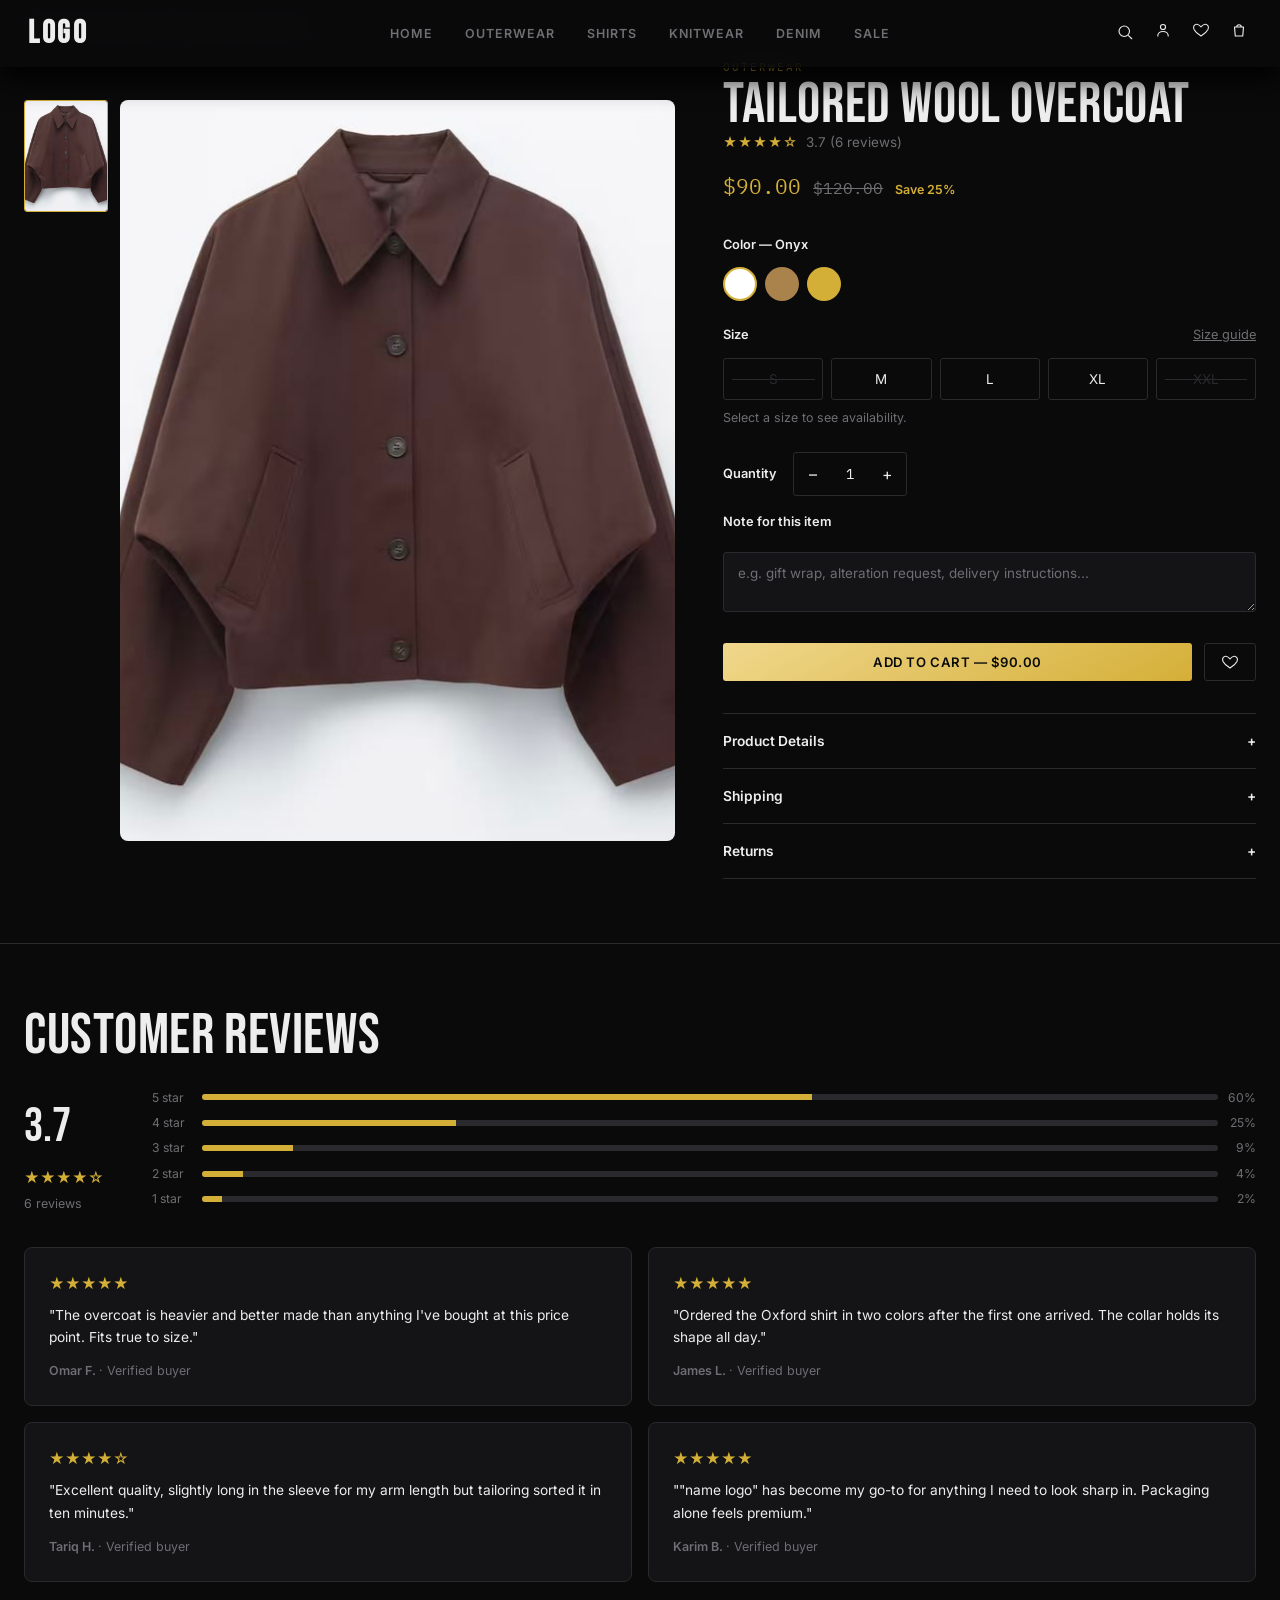
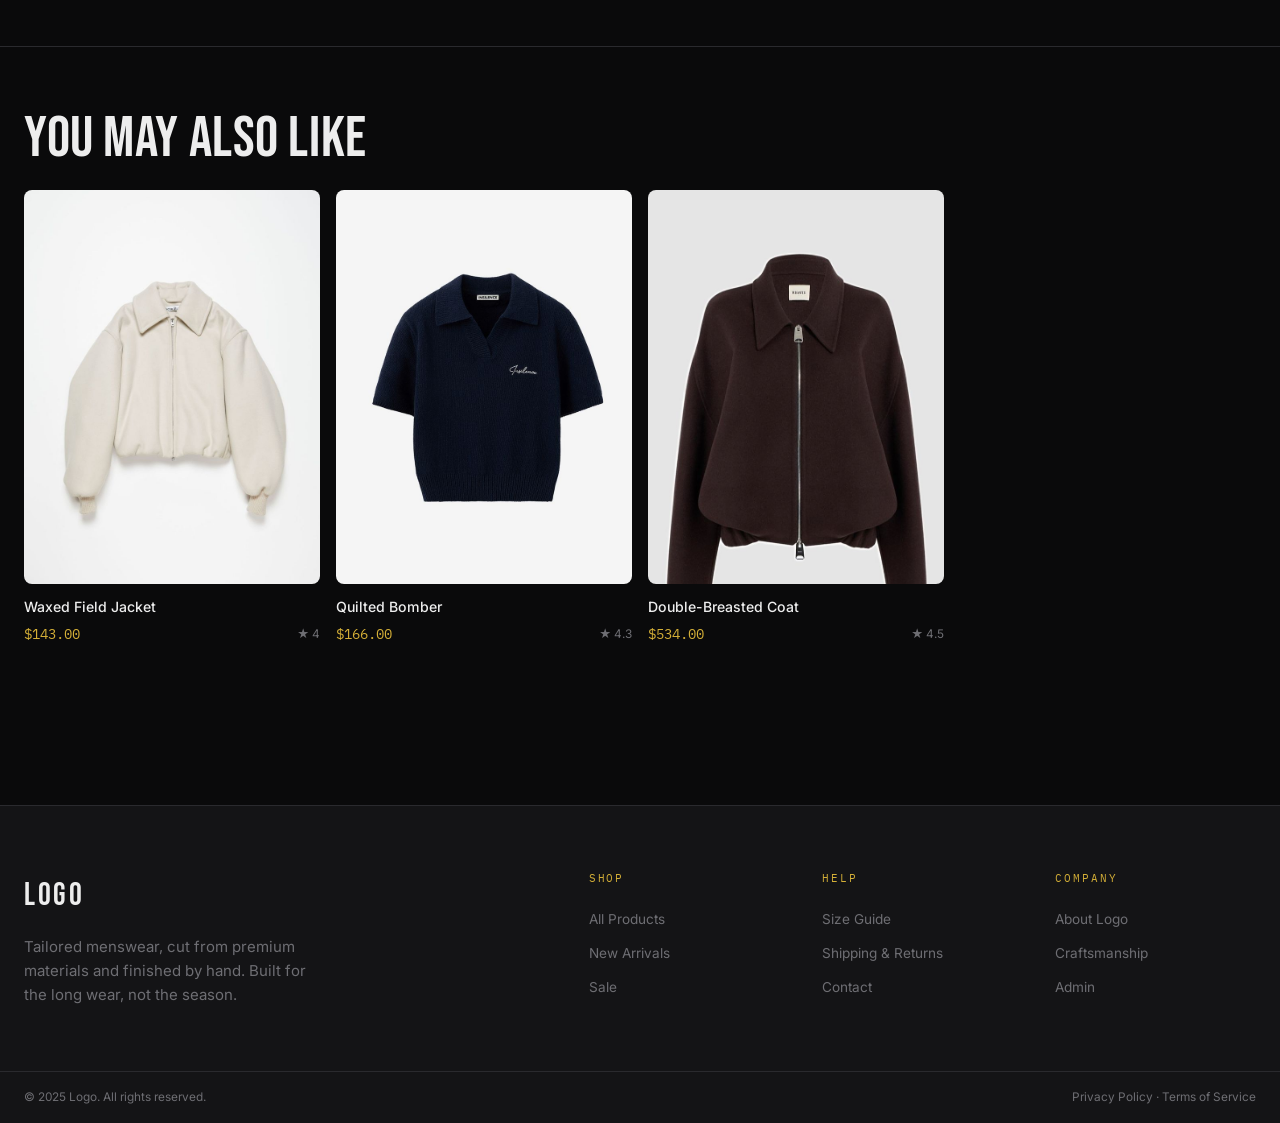
<file: product.html>
<!DOCTYPE html>
<html lang="en">
<head>
<meta charset="UTF-8"/>
<meta name="viewport" content="width=device-width, initial-scale=1.0"/>
<title id="page-title">Product — LOGO</title>
<link rel="preconnect" href="https://fonts.googleapis.com"/>
<link rel="preconnect" href="https://fonts.gstatic.com" crossorigin/>
<link href="https://fonts.googleapis.com/css2?family=Bebas+Neue&family=Inter:wght@400;500;600;700&family=IBM+Plex+Mono:wght@400;500&display=swap" rel="stylesheet"/>
<link rel="stylesheet" href="css/tokens.css"/>
<link rel="stylesheet" href="css/layout.css"/>
<link rel="stylesheet" href="css/product.css"/>
<style>
  .breadcrumbs { padding: var(--sp-4) var(--sp-6) 0; font-size: 0.76rem; color: var(--text-dim); }
  .breadcrumbs a:hover { color: var(--gold); }
  .pdp-grid { display: grid; grid-template-columns: 1.1fr 0.9fr; gap: var(--sp-12); padding: var(--sp-6) var(--sp-6) var(--sp-16); max-width: 1400px; margin: 0 auto; }

  .pdp-gallery { display: grid; grid-template-columns: 84px 1fr; gap: var(--sp-3); position: sticky; top: 100px; align-self: start; }
  .pdp-thumbs { display: flex; flex-direction: column; gap: var(--sp-2); }
  .pdp-thumb { aspect-ratio: 3/4; border-radius: var(--radius-sm); overflow: hidden; border: 1.5px solid transparent; cursor: pointer; }
  .pdp-thumb.active { border-color: var(--gold); }
  .pdp-thumb img { width: 100%; height: 100%; object-fit: cover; }
  .pdp-main-img { position: relative; aspect-ratio: 3/4; border-radius: var(--radius-md); overflow: hidden; background: var(--surface); cursor: zoom-in; }
  .pdp-main-img img { width: 100%; height: 100%; object-fit: cover; transition: transform 0.25s; }
  .pdp-main-img.zoomed img { transform: scale(1.8); cursor: zoom-out; }
  @media (max-width: 900px) { .pdp-gallery { grid-template-columns: 1fr; position: static; } .pdp-thumbs { flex-direction: row; overflow-x: auto; } .pdp-thumb { width: 64px; flex-shrink: 0; } }

  .pdp-rating-row { display: flex; align-items: center; gap: var(--sp-2); margin-bottom: var(--sp-4); font-size: 0.84rem; }
  .pdp-rating-row .stars { color: var(--gold); letter-spacing: 1px; }
  .pdp-price-row { display: flex; align-items: baseline; gap: var(--sp-3); margin-bottom: var(--sp-8); }
  .pdp-price { font-family: var(--font-mono); font-size: 1.3rem; color: var(--gold); }
  .pdp-compare { font-family: var(--font-mono); font-size: 1rem; color: var(--text-dim); text-decoration: line-through; }
  .pdp-sale-pct { font-size: 0.78rem; color: var(--gold); font-weight: 600; }

  .pdp-selector { margin-bottom: var(--sp-6); }
  .pdp-selector-label { display: flex; justify-content: space-between; font-size: 0.8rem; font-weight: 600; margin-bottom: var(--sp-3); }
  .pdp-selector-label .link { font-weight: 400; color: var(--text-dim); text-decoration: underline; cursor: pointer; }
  .pdp-colors { display: flex; gap: var(--sp-2); }
  .pdp-color-swatch { width: 34px; height: 34px; border-radius: 50%; border: 2px solid transparent; cursor: pointer; }
  .pdp-color-swatch.active { border-color: var(--gold); }
  .pdp-sizes { display: grid; grid-template-columns: repeat(5, 1fr); gap: var(--sp-2); }
  .pdp-size-btn { padding: 12px 0; border: 1px solid var(--hairline); border-radius: var(--radius-sm); font-size: 0.84rem; color: var(--text); transition: all var(--t-fast); position: relative; }
  .pdp-size-btn:hover:not(.oos) { border-color: var(--gold); color: var(--gold); }
  .pdp-size-btn.active { background: var(--gold); color: var(--void); border-color: var(--gold); font-weight: 700; }
  .pdp-size-btn.oos { color: var(--hairline); cursor: not-allowed; }
  .pdp-size-btn.oos::after { content:''; position:absolute; left:8%; right:8%; top:50%; height:1px; background: var(--hairline); }
  .pdp-stock-note { font-size: 0.78rem; color: var(--text-dim); margin-top: var(--sp-2); }
  .pdp-stock-note.low { color: var(--gold); }

  .pdp-qty-row { display: flex; align-items: center; gap: var(--sp-4); margin-bottom: var(--sp-4); }
  .qty-stepper { display: flex; align-items: center; border: 1px solid var(--hairline); border-radius: var(--radius-sm); }
  .qty-stepper button { width: 38px; height: 42px; font-size: 1rem; color: var(--text); }
  .qty-stepper span { width: 36px; text-align: center; font-family: var(--font-mono); font-size: 0.9rem; }

  .pdp-note textarea { width: 100%; background: var(--surface); border: 1px solid var(--hairline); border-radius: var(--radius-sm); padding: 12px 14px; font-size: 0.84rem; color: var(--text); resize: vertical; min-height: 60px; margin-top: var(--sp-2); }
  .pdp-note textarea::placeholder { color: var(--text-dim); }

  .pdp-cta-row { display: flex; gap: var(--sp-3); margin: var(--sp-6) 0 var(--sp-8); }
  .pdp-wishlist-btn { width: 52px; flex-shrink: 0; display:flex; align-items:center; justify-content:center; border: 1px solid var(--hairline); border-radius: var(--radius-sm); transition: border-color var(--t-fast); }
  .pdp-wishlist-btn.active { border-color: var(--gold); }
  .pdp-wishlist-btn.active svg { fill: var(--gold); stroke: var(--gold); }

  .pdp-accordion-item { border-top: 1px solid var(--hairline); }
  .pdp-accordion-head { display: flex; justify-content: space-between; padding: var(--sp-4) 0; cursor: pointer; font-size: 0.86rem; font-weight: 600; }
  .pdp-accordion-body { max-height: 0; overflow: hidden; transition: max-height var(--t-slow); font-size: 0.84rem; color: var(--text-dim); line-height: 1.7; }
  .pdp-accordion-body.open { max-height: 220px; padding-bottom: var(--sp-4); }
  .pdp-accordion-item:last-child { border-bottom: 1px solid var(--hairline); }

  .pdp-reviews { max-width: 1400px; margin: 0 auto; padding: var(--sp-16) var(--sp-6); border-top: 1px solid var(--hairline); }
  .review-summary { display: flex; gap: var(--sp-12); align-items: center; margin-bottom: var(--sp-8); }
  .review-summary-score .num { font-family: var(--font-display); font-size: 3rem; }
  .reviews-list { display: grid; grid-template-columns: repeat(2, 1fr); gap: var(--sp-4); }
  @media (max-width: 768px) { .reviews-list { grid-template-columns: 1fr; } .review-summary { flex-direction: column; align-items: flex-start; gap: var(--sp-4); } }

  .related-section { padding: var(--sp-16) var(--sp-6); border-top: 1px solid var(--hairline); max-width: 1400px; margin: 0 auto; }
  .related-grid { display: grid; grid-template-columns: repeat(4, 1fr); gap: var(--sp-4); margin-top: var(--sp-6); }
  @media (max-width: 900px) { .related-grid { grid-template-columns: repeat(2, 1fr); } .pdp-grid { grid-template-columns: 1fr; gap: var(--sp-6); } }
</style>
</head>
<body>

<div id="h-nav-mount"></div>
<div class="breadcrumbs wrap" id="breadcrumbs"></div>
<div class="pdp-grid" id="pdp-root"></div>

<section class="pdp-reviews">
  <h2 class="h-display-lg" style="margin-bottom:var(--sp-6);">Customer Reviews</h2>
  <div class="review-summary" id="review-summary"></div>
  <div class="reviews-list" id="reviews-list"></div>
</section>

<section class="related-section">
  <h2 class="h-display-lg">You may also like</h2>
  <div class="related-grid" id="related-grid"></div>
</section>

<div id="h-footer-mount"></div>

<script src="js/data.js"></script>
<script src="js/store.js"></script>
<script src="js/layout.js"></script>
<script src="js/quickselect.js"></script>
<script>
  hMountLayout();

  const slug = new URLSearchParams(window.location.search).get('slug');
  const product = hGetBySlug(slug) || H_PRODUCTS[0];
  document.getElementById('page-title').textContent = `${product.name} — HASSAN`;

  let selectedColor = product.colors[0].name, selectedSize = null, qty = 1, activeImg = 0, note = '';

  document.getElementById('breadcrumbs').innerHTML = `<a href="index.html">Home</a> / <a href="shop.html">Shop</a> / <a href="shop.html?cat=${product.category}">${product.category}</a> / <span>${product.name}</span>`;

  function renderPDP(){
    const wished = HStore.isWishlisted(product.id);
    document.getElementById('pdp-root').innerHTML = `
      <div class="pdp-gallery">
        <div class="pdp-thumbs">${product.images.map((img,i)=>`<div class="pdp-thumb ${i===activeImg?'active':''}" onclick="setActiveImg(${i})"><img src="${img}" alt="${product.name} view ${i+1}"/></div>`).join('')}</div>
        <div class="pdp-main-img" onclick="this.classList.toggle('zoomed')"><img src="${product.images[activeImg]}" alt="${product.name}"/></div>
      </div>
      <div class="pdp-info">
        <p class="eyebrow">${product.category}</p>
        <h1 class="h-display-lg">${product.name}</h1>
        <div class="pdp-rating-row"><span class="stars">${'★'.repeat(Math.round(product.rating))}${'☆'.repeat(5-Math.round(product.rating))}</span><span class="text-dim">${product.rating} (${product.reviewCount} reviews)</span></div>
        <div class="pdp-price-row"><span class="pdp-price">${hPrice(product.price)}</span>${product.compareAt?`<span class="pdp-compare">${hPrice(product.compareAt)}</span><span class="pdp-sale-pct">Save ${Math.round((1-product.price/product.compareAt)*100)}%</span>`:''}</div>

        <div class="pdp-selector">
          <div class="pdp-selector-label"><span>Color — ${selectedColor}</span></div>
          <div class="pdp-colors">${product.colors.map(c=>`<button class="pdp-color-swatch ${c.name===selectedColor?'active':''}" style="background:${c.hex}" onclick="setColor('${c.name}')" aria-label="${c.name}"></button>`).join('')}</div>
        </div>

        <div class="pdp-selector">
          <div class="pdp-selector-label"><span>Size${selectedSize?` — ${selectedSize}`:''}</span><span class="link" onclick="HStore.toast('Size guide coming soon')">Size guide</span></div>
          <div class="pdp-sizes">${product.sizes.map(s=>`<button class="pdp-size-btn ${s.stock===0?'oos':''} ${selectedSize===s.label?'active':''}" ${s.stock===0?'disabled':''} onclick="setSize('${s.label}')">${s.label}</button>`).join('')}</div>
          ${renderStockNote()}
        </div>

        <div class="pdp-qty-row">
          <span class="pdp-selector-label" style="margin:0;">Quantity</span>
          <div class="qty-stepper"><button onclick="changeQty(-1)">–</button><span>${qty}</span><button onclick="changeQty(1)">+</button></div>
        </div>

        <div class="pdp-selector pdp-note">
          <div class="pdp-selector-label"><span>Note for this item</span></div>
          <textarea placeholder="e.g. gift wrap, alteration request, delivery instructions..." oninput="note=this.value">${note}</textarea>
        </div>

        <div class="pdp-cta-row">
          <button class="btn btn-gold btn-block" onclick="handleAddToCart()">Add to cart — ${hPrice(product.price*qty)}</button>
          <button class="pdp-wishlist-btn ${wished?'active':''}" onclick="handleWishlist()" aria-label="Wishlist">
            <svg width="18" height="18" viewBox="0 0 24 24" fill="none" stroke="#EDEDED" stroke-width="1.5"><path d="M12 20s-7-4.3-9.3-8.8C1.2 8 2.6 4.8 6 4.4c2-.2 3.6.9 6 3.4 2.4-2.5 4-3.6 6-3.4 3.4.4 4.8 3.6 3.3 6.8C19 15.7 12 20 12 20z"/></svg>
          </button>
        </div>

        <div class="pdp-accordions">
          <div class="pdp-accordion-item"><div class="pdp-accordion-head" onclick="toggleAcc(this)">Product Details <span>+</span></div><div class="pdp-accordion-body">${product.description}</div></div>
          <div class="pdp-accordion-item"><div class="pdp-accordion-head" onclick="toggleAcc(this)">Shipping <span>+</span></div><div class="pdp-accordion-body">Free standard shipping on orders over $200. Express delivery available at checkout. Orders ship within 1–2 business days.</div></div>
          <div class="pdp-accordion-item"><div class="pdp-accordion-head" onclick="toggleAcc(this)">Returns <span>+</span></div><div class="pdp-accordion-body">Free returns within 30 days. Items must be unworn with tags attached.</div></div>
        </div>
      </div>`;
  }
  function renderStockNote(){
    if (!selectedSize) return `<p class="pdp-stock-note">Select a size to see availability.</p>`;
    const s = product.sizes.find(s=>s.label===selectedSize);
    if (!s || s.stock===0) return `<p class="pdp-stock-note low">Out of stock in this size.</p>`;
    if (s.stock<=4) return `<p class="pdp-stock-note low">Only ${s.stock} left.</p>`;
    return `<p class="pdp-stock-note">In stock — ready to ship.</p>`;
  }
  function setActiveImg(i){ activeImg=i; renderPDP(); }
  function setColor(name){ selectedColor=name; renderPDP(); }
  function setSize(label){ const s=product.sizes.find(s=>s.label===label); if(s.stock===0) return; selectedSize=label; renderPDP(); }
  function changeQty(d){ qty=Math.max(1,qty+d); renderPDP(); }
  function toggleAcc(headEl){
    const body = headEl.nextElementSibling; const willOpen = !body.classList.contains('open');
    document.querySelectorAll('.pdp-accordion-body').forEach(b=>b.classList.remove('open'));
    document.querySelectorAll('.pdp-accordion-head span').forEach(s=>s.textContent='+');
    if (willOpen){ body.classList.add('open'); headEl.querySelector('span').textContent='–'; }
  }
  function handleAddToCart(){
    if (!selectedSize){ HStore.toast('Please select a size','error'); return; }
    const s = product.sizes.find(s=>s.label===selectedSize);
    if (s.stock===0){ HStore.toast('That size is out of stock','error'); return; }
    HStore.addToCart({ productId: product.id, size: selectedSize, color: selectedColor, qty, note });
    HStore.toast('Added to cart','success');
  }
  function handleWishlist(){ const now=HStore.toggleWishlist(product.id); HStore.toast(now?'Added to wishlist':'Removed from wishlist','success'); renderPDP(); }
  renderPDP();

  document.getElementById('review-summary').innerHTML = `
    <div class="review-summary-score">
      <div class="num">${product.rating}</div>
      <div class="stars" style="color:var(--gold);">${'★'.repeat(Math.round(product.rating))}${'☆'.repeat(5-Math.round(product.rating))}</div>
      <div class="text-dim" style="font-size:.78rem;margin-top:4px;">${product.reviewCount} reviews</div>
    </div>
    <div style="flex:1;">
      ${[5,4,3,2,1].map(n=>{ const pct=n===5?60:n===4?25:n===3?9:n===2?4:2;
        return `<div style="display:flex;align-items:center;gap:8px;margin-bottom:6px;font-size:.76rem;">
          <span style="width:42px;color:var(--text-dim);">${n} star</span>
          <div style="flex:1;height:6px;background:var(--hairline);border-radius:4px;overflow:hidden;"><div style="width:${pct}%;height:100%;background:var(--gold);"></div></div>
          <span style="width:30px;color:var(--text-dim);text-align:right;">${pct}%</span></div>`; }).join('')}
    </div>`;
  document.getElementById('reviews-list').innerHTML = H_REVIEWS.map(r => `
    <div style="border:1px solid var(--hairline);border-radius:var(--radius-md);padding:var(--sp-6);background:var(--surface);">
      <div style="color:var(--gold);margin-bottom:8px;">${'★'.repeat(r.rating)}${'☆'.repeat(5-r.rating)}</div>
      <p style="font-size:.86rem;line-height:1.65;margin-bottom:12px;">"${r.body}"</p>
      <p style="font-size:.78rem;font-weight:600;color:var(--text-dim);">${r.name} <span style="font-weight:400;">· Verified buyer</span></p>
    </div>`).join('');

  function relatedCardHTML(p){
    return `<div class="h-card" data-product="${p.id}">
      <div class="h-card-img-wrap" onclick="window.location.href='product.html?slug=${p.slug}'"><img src="${p.images[0]}" alt="${p.name}" loading="lazy"/></div>
      <div class="h-card-info"><a href="product.html?slug=${p.slug}"><p class="h-card-name">${p.name}</p></a>
      <div class="h-card-meta"><span class="h-price">${hPrice(p.price)}</span><span class="h-rating">★ ${p.rating}</span></div></div>
    </div>`;
  }
  document.getElementById('related-grid').innerHTML = hGetRelated(product,4).map(relatedCardHTML).join('');
</script>
</body>
</html>
</file>
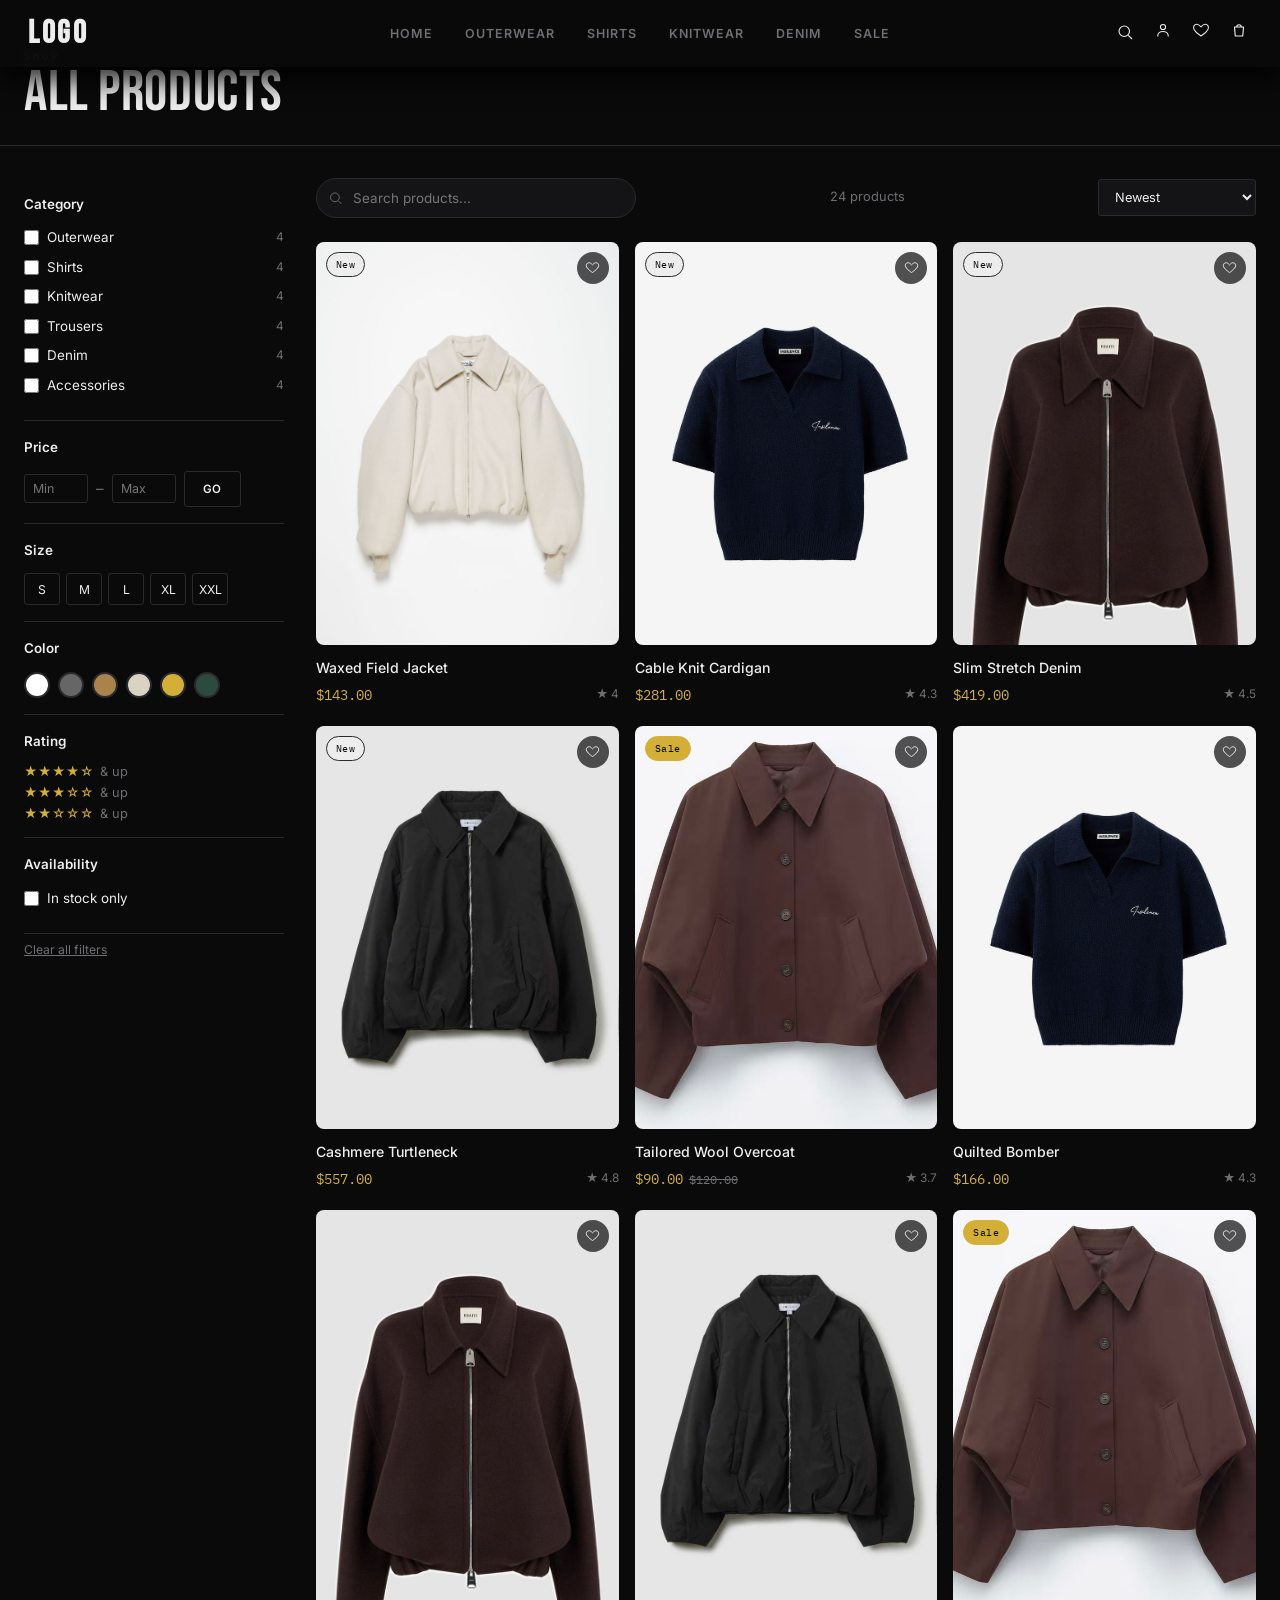
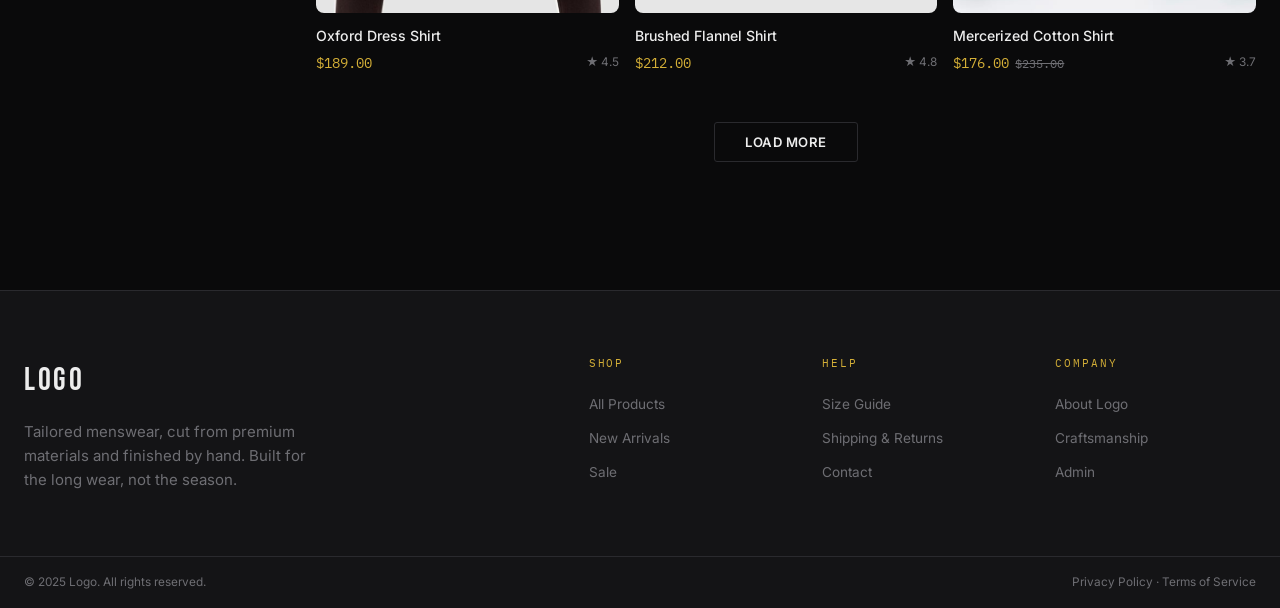
<file: shop.html>
<!DOCTYPE html>
<html lang="en">
<head>
<meta charset="UTF-8"/>
<meta name="viewport" content="width=device-width, initial-scale=1.0"/>
<title>Shop All — LOGO</title>
<meta name="description" content="Shop the full Hassan collection — outerwear, shirts, knitwear, trousers, denim, and accessories."/>
<link rel="preconnect" href="https://fonts.googleapis.com"/>
<link rel="preconnect" href="https://fonts.gstatic.com" crossorigin/>
<link href="https://fonts.googleapis.com/css2?family=Bebas+Neue&family=Inter:wght@400;500;600;700&family=IBM+Plex+Mono:wght@400;500&display=swap" rel="stylesheet"/>
<link rel="stylesheet" href="css/tokens.css"/>
<link rel="stylesheet" href="css/layout.css"/>
<link rel="stylesheet" href="css/product.css"/>
<style>
  .shop-header { padding: var(--sp-12) var(--sp-6) var(--sp-6); border-bottom: 1px solid var(--hairline); }
  .shop-body { display: grid; grid-template-columns: 260px 1fr; gap: var(--sp-8); padding: var(--sp-8) var(--sp-6); max-width: 1400px; margin: 0 auto; }

  .filter-rail { position: sticky; top: 100px; align-self: start; max-height: calc(100vh - 120px); overflow-y: auto; }
  .filter-group { border-bottom: 1px solid var(--hairline); padding: var(--sp-4) 0; }
  .filter-group h4 { font-size: 0.84rem; font-weight: 600; margin-bottom: var(--sp-3); }
  .filter-checkbox { display: flex; align-items: center; gap: 8px; font-size: 0.84rem; cursor: pointer; margin-bottom: var(--sp-2); color: var(--text); }
  .filter-checkbox input { accent-color: var(--gold); width: 15px; height: 15px; }
  .filter-checkbox .count { color: var(--text-dim); margin-left: auto; font-size: 0.74rem; }

  .filter-swatches { display: flex; gap: 8px; flex-wrap: wrap; }
  .filter-swatch { width: 26px; height: 26px; border-radius: 50%; border: 2px solid var(--hairline); cursor: pointer; transition: border-color var(--t-fast); }
  .filter-swatch.active { border-color: var(--gold); }

  .filter-sizes { display: flex; gap: 6px; flex-wrap: wrap; }
  .filter-size-btn { width: 36px; height: 32px; border: 1px solid var(--hairline); border-radius: var(--radius-sm); font-size: 0.76rem; color: var(--text); transition: all var(--t-fast); }
  .filter-size-btn.active { background: var(--gold); color: var(--void); border-color: var(--gold); }

  .price-range { display: flex; align-items: center; gap: 8px; }
  .price-range input[type=number] { width: 64px; border: 1px solid var(--hairline); border-radius: var(--radius-sm); padding: 6px 8px; font-size: 0.78rem; background: var(--void); color: var(--text); }

  .stars-filter { display: flex; flex-direction: column; gap: 6px; }
  .stars-filter button { display: flex; align-items: center; gap: 6px; font-size: 0.8rem; color: var(--text-dim); }
  .stars-filter button.active, .stars-filter button:hover { color: var(--text); }
  .star-row { color: var(--gold); letter-spacing: 1px; }
  .clear-filters { font-size: 0.76rem; color: var(--text-dim); text-decoration: underline; margin-top: var(--sp-2); }

  .shop-toolbar { display: flex; align-items: center; justify-content: space-between; margin-bottom: var(--sp-6); gap: var(--sp-4); flex-wrap: wrap; }
  .shop-search { position: relative; flex: 1; max-width: 320px; }
  .shop-search input { width: 100%; padding: 11px 14px 11px 36px; border: 1px solid var(--hairline); border-radius: var(--radius-pill); font-size: 0.84rem; background: var(--surface); color: var(--text); }
  .shop-search svg { position: absolute; left: 12px; top: 50%; transform: translateY(-50%); color: var(--text-dim); }
  .shop-result-count { font-size: 0.8rem; color: var(--text-dim); }
  .shop-sort select { border: 1px solid var(--hairline); border-radius: var(--radius-sm); padding: 9px 12px; font-size: 0.8rem; background: var(--surface); color: var(--text); }
  .mobile-filter-btn { display: none; }

  .result-grid { display: grid; grid-template-columns: repeat(3, 1fr); gap: var(--sp-5) var(--sp-4); }
  .empty-state { text-align: center; padding: var(--sp-24) var(--sp-6); grid-column: 1/-1; }

  .load-more-wrap { text-align: center; margin-top: var(--sp-12); }

  @media (max-width: 1024px) {
    .shop-body { grid-template-columns: 1fr; }
    .filter-rail { display: none; position: fixed; top: 0; left: 0; bottom: 0; width: min(320px,86vw); background: var(--surface); z-index: 400; padding: var(--sp-6); transform: translateX(-100%); transition: transform var(--t-slow); border-right: 1px solid var(--hairline); }
    .filter-rail.open { display: block; transform: translateX(0); }
    .mobile-filter-btn { display: inline-flex; }
    .result-grid { grid-template-columns: repeat(2, 1fr); }
  }
</style>
</head>
<body>

<div id="h-nav-mount"></div>

<div class="shop-header wrap">
  <p class="eyebrow" id="shop-eyebrow">Shop</p>
  <h1 class="h-display-lg" id="shop-title">All Products</h1>
</div>

<div class="shop-body">
  <aside class="filter-rail" id="filter-rail">
    <div class="filter-group"><h4>Category</h4><div id="filter-category"></div></div>
    <div class="filter-group">
      <h4>Price</h4>
      <div class="price-range">
        <input type="number" id="price-min" placeholder="Min"/><span class="text-dim">–</span>
        <input type="number" id="price-max" placeholder="Max"/>
        <button class="btn btn-sm btn-line" id="apply-price">Go</button>
      </div>
    </div>
    <div class="filter-group"><h4>Size</h4><div class="filter-sizes" id="filter-sizes"></div></div>
    <div class="filter-group"><h4>Color</h4><div class="filter-swatches" id="filter-colors"></div></div>
    <div class="filter-group"><h4>Rating</h4><div class="stars-filter" id="filter-rating"></div></div>
    <div class="filter-group">
      <h4>Availability</h4>
      <label class="filter-checkbox"><input type="checkbox" id="filter-instock"/> In stock only</label>
    </div>
    <button class="clear-filters" id="clear-filters">Clear all filters</button>
  </aside>

  <main>
    <div class="shop-toolbar">
      <button class="btn btn-line btn-sm mobile-filter-btn" id="open-filter-mobile">Filters</button>
      <div class="shop-search">
        <svg width="15" height="15" viewBox="0 0 24 24" fill="none"><circle cx="11" cy="11" r="7" stroke="currentColor" stroke-width="1.5"/><path d="M21 21l-4.3-4.3" stroke="currentColor" stroke-width="1.5" stroke-linecap="round"/></svg>
        <input type="text" id="search-input" placeholder="Search products..."/>
      </div>
      <span class="shop-result-count" id="result-count"></span>
      <div class="shop-sort">
        <select id="sort-select">
          <option value="newest">Newest</option>
          <option value="popular">Most Popular</option>
          <option value="rating">Best Rated</option>
          <option value="price-asc">Price: Low to High</option>
          <option value="price-desc">Price: High to Low</option>
        </select>
      </div>
    </div>
    <div class="result-grid" id="result-grid"></div>
    <div class="load-more-wrap" id="load-more-wrap"><button class="btn btn-line" id="load-more-btn">Load more</button></div>
  </main>
</div>
<div class="h-drawer-overlay" id="filter-overlay" style="display:none;"></div>

<div id="h-footer-mount"></div>

<script src="js/data.js"></script>
<script src="js/store.js"></script>
<script src="js/layout.js"></script>
<script src="js/quickselect.js"></script>
<script>
  hMountLayout();

  const PAGE_SIZE = 9;
  let state = { q:'', categories:[], sizes:[], colors:[], minRating:0, inStock:false, priceMin:null, priceMax:null, sort:'newest', page:1 };
  const params = new URLSearchParams(window.location.search);
  const cat = params.get('cat');
  const filterPreset = params.get('filter');
  if (cat) state.categories = [cat];
  if (filterPreset === 'new') document.getElementById('shop-title').textContent = 'New Arrivals';
  if (filterPreset === 'sale') document.getElementById('shop-title').textContent = 'Sale';
  if (filterPreset === 'best') document.getElementById('shop-title').textContent = 'Best Sellers';
  if (cat) document.getElementById('shop-title').textContent = H_CATEGORIES.find(c=>c.slug===cat)?.name || 'Shop';

  document.getElementById('filter-category').innerHTML = H_CATEGORIES.map(c => `
    <label class="filter-checkbox"><input type="checkbox" value="${c.slug}" data-filter="category" ${state.categories.includes(c.slug)?'checked':''}/> ${c.name} <span class="count">${H_PRODUCTS.filter(p=>p.category===c.slug).length}</span></label>`).join('');
  document.getElementById('filter-sizes').innerHTML = H_SIZES.map(s => `<button class="filter-size-btn" data-size="${s}">${s}</button>`).join('');
  document.getElementById('filter-colors').innerHTML = Object.entries(H_COLORS).map(([name,hex]) => `<button class="filter-swatch" style="background:${hex}" data-color="${name}" title="${name}"></button>`).join('');
  document.getElementById('filter-rating').innerHTML = [4,3,2].map(r => `<button data-rating="${r}"><span class="star-row">${'★'.repeat(r)}${'☆'.repeat(5-r)}</span> & up</button>`).join('');

  document.querySelectorAll('[data-filter="category"]').forEach(cb => cb.addEventListener('change', () => {
    state.categories = [...document.querySelectorAll('[data-filter="category"]:checked')].map(c => c.value);
    state.page = 1; render();
  }));
  document.querySelectorAll('.filter-size-btn').forEach(btn => btn.addEventListener('click', () => {
    btn.classList.toggle('active'); state.sizes = [...document.querySelectorAll('.filter-size-btn.active')].map(b => b.dataset.size); state.page=1; render();
  }));
  document.querySelectorAll('.filter-swatch').forEach(btn => btn.addEventListener('click', () => {
    btn.classList.toggle('active'); state.colors = [...document.querySelectorAll('.filter-swatch.active')].map(b => b.dataset.color); state.page=1; render();
  }));
  document.querySelectorAll('[data-rating]').forEach(btn => btn.addEventListener('click', () => {
    document.querySelectorAll('[data-rating]').forEach(b=>b.classList.remove('active'));
    const reselect = state.minRating === parseInt(btn.dataset.rating);
    state.minRating = reselect ? 0 : parseInt(btn.dataset.rating);
    if (!reselect) btn.classList.add('active');
    state.page=1; render();
  }));
  document.getElementById('filter-instock').addEventListener('change', e => { state.inStock = e.target.checked; state.page=1; render(); });
  document.getElementById('apply-price').addEventListener('click', () => {
    state.priceMin = document.getElementById('price-min').value ? parseFloat(document.getElementById('price-min').value) : null;
    state.priceMax = document.getElementById('price-max').value ? parseFloat(document.getElementById('price-max').value) : null;
    state.page=1; render();
  });
  document.getElementById('clear-filters').addEventListener('click', () => {
    state = { q:'', categories:[], sizes:[], colors:[], minRating:0, inStock:false, priceMin:null, priceMax:null, sort:state.sort, page:1 };
    document.querySelectorAll('[data-filter="category"]').forEach(cb=>cb.checked=false);
    document.querySelectorAll('.filter-size-btn,.filter-swatch,[data-rating]').forEach(b=>b.classList.remove('active'));
    document.getElementById('filter-instock').checked=false;
    document.getElementById('price-min').value=''; document.getElementById('price-max').value='';
    render();
  });

  let searchTimer;
  document.getElementById('search-input').addEventListener('input', e => {
    clearTimeout(searchTimer);
    searchTimer = setTimeout(() => { state.q = e.target.value.trim().toLowerCase(); state.page=1; render(); }, 180);
  });
  document.getElementById('sort-select').addEventListener('change', e => { state.sort = e.target.value; state.page=1; render(); });

  const rail = document.getElementById('filter-rail'); const overlay = document.getElementById('filter-overlay');
  document.getElementById('open-filter-mobile').addEventListener('click', () => { rail.classList.add('open'); overlay.style.display='block'; });
  overlay.addEventListener('click', () => { rail.classList.remove('open'); overlay.style.display='none'; });

  function hCardHTML(p){
    const wished = HStore.isWishlisted(p.id);
    return `
    <div class="h-card" data-product="${p.id}">
      <div class="h-card-img-wrap" onclick="window.location.href='product.html?slug=${p.slug}'">
        <img src="${p.images[0]}" alt="${p.name}" loading="lazy"/>
        <div class="h-card-tags">${p.isNew?'<span class="h-tag new">New</span>':''}${p.compareAt?'<span class="h-tag sale">Sale</span>':''}</div>
        <div class="h-card-quickselect"><button onclick="event.stopPropagation(); hOpenQuickSelect('${p.id}')">Quick Select</button></div>
      </div>
      <button class="h-card-wishlist ${wished?'active':''}" aria-label="Wishlist" onclick="hToggleCardWishlist(event,'${p.id}')">
        <svg width="15" height="15" viewBox="0 0 24 24" fill="none" stroke="#EDEDED" stroke-width="1.5"><path d="M12 20s-7-4.3-9.3-8.8C1.2 8 2.6 4.8 6 4.4c2-.2 3.6.9 6 3.4 2.4-2.5 4-3.6 6-3.4 3.4.4 4.8 3.6 3.3 6.8C19 15.7 12 20 12 20z"/></svg>
      </button>
      <div class="h-card-info">
        <a href="product.html?slug=${p.slug}"><p class="h-card-name">${p.name}</p></a>
        <div class="h-card-meta"><span class="h-price">${hPrice(p.price)}${p.compareAt?`<span class="compare">${hPrice(p.compareAt)}</span>`:''}</span><span class="h-rating">★ ${p.rating}</span></div>
      </div>
    </div>`;
  }
  function hToggleCardWishlist(e, id){ e.preventDefault(); e.stopPropagation(); const now = HStore.toggleWishlist(id); HStore.toast(now?'Added to wishlist':'Removed from wishlist','success'); e.currentTarget.classList.toggle('active', now); }

  function filterProducts(){
    let list = H_PRODUCTS.slice();
    if (filterPreset === 'new') list = list.filter(p => p.isNew);
    if (filterPreset === 'sale') list = list.filter(p => p.compareAt);
    if (filterPreset === 'best') list = list.filter(p => p.isBestSeller);
    if (state.q) list = list.filter(p => p.name.toLowerCase().includes(state.q) || p.category.includes(state.q));
    if (state.categories.length) list = list.filter(p => state.categories.includes(p.category));
    if (state.sizes.length) list = list.filter(p => p.sizes.some(s => state.sizes.includes(s.label) && s.stock>0));
    if (state.colors.length) list = list.filter(p => p.colors.some(c => state.colors.includes(c.name)));
    if (state.minRating) list = list.filter(p => p.rating >= state.minRating);
    if (state.inStock) list = list.filter(p => p.sizes.some(s => s.stock>0));
    if (state.priceMin != null) list = list.filter(p => p.price >= state.priceMin);
    if (state.priceMax != null) list = list.filter(p => p.price <= state.priceMax);
    switch(state.sort){
      case 'popular': list.sort((a,b)=>b.reviewCount-a.reviewCount); break;
      case 'rating': list.sort((a,b)=>b.rating-a.rating); break;
      case 'price-asc': list.sort((a,b)=>a.price-b.price); break;
      case 'price-desc': list.sort((a,b)=>b.price-a.price); break;
    }
    if (state.sort === 'newest') list.sort((a,b)=>(b.isNew?1:0)-(a.isNew?1:0));
    return list;
  }

  function render(){
    const filtered = filterProducts();
    const shown = filtered.slice(0, state.page*PAGE_SIZE);
    const grid = document.getElementById('result-grid');
    document.getElementById('result-count').textContent = `${filtered.length} product${filtered.length===1?'':'s'}`;
    if (filtered.length === 0){
      grid.innerHTML = `<div class="empty-state"><p class="h-display-md">No products match those filters</p><p class="text-dim" style="margin-bottom:var(--sp-6);">Try removing a filter or searching for something else.</p><button class="btn btn-line" onclick="document.getElementById('clear-filters').click()">Clear all filters</button></div>`;
      document.getElementById('load-more-wrap').style.display='none';
      return;
    }
    grid.innerHTML = shown.map(hCardHTML).join('');
    document.getElementById('load-more-wrap').style.display = shown.length < filtered.length ? 'block' : 'none';
  }
  document.getElementById('load-more-btn').addEventListener('click', () => { state.page++; render(); });
  render();
  
</script>
</body>
</html>
</file>
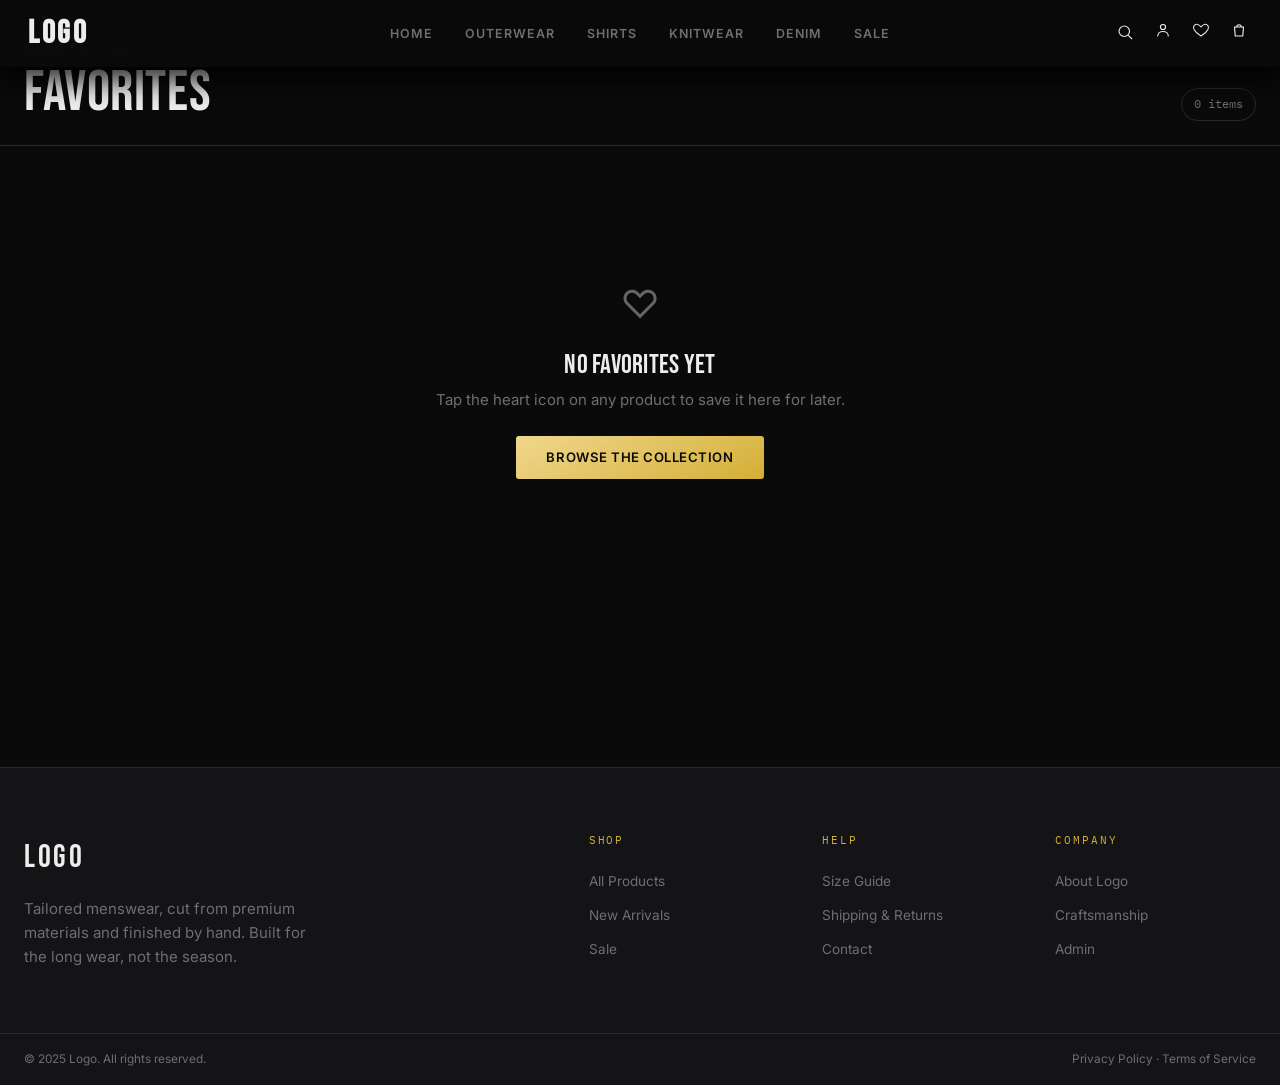
<file: wishlist.html>
<!DOCTYPE html>
<html lang="en">
<head>
<meta charset="UTF-8"/>
<meta name="viewport" content="width=device-width, initial-scale=1.0"/>
<title>Favorites — LOGO</title>
<meta name="description" content="Your saved favorites at HASSAN — every item you've marked with the heart icon, all in one place."/>
<link rel="preconnect" href="https://fonts.googleapis.com"/>
<link rel="preconnect" href="https://fonts.gstatic.com" crossorigin/>
<link href="https://fonts.googleapis.com/css2?family=Bebas+Neue&family=Inter:wght@400;500;600;700&family=IBM+Plex+Mono:wght@400;500&display=swap" rel="stylesheet"/>
<link rel="stylesheet" href="css/tokens.css"/>
<link rel="stylesheet" href="css/layout.css"/>
<link rel="stylesheet" href="css/product.css"/>
<style>
  .fav-header { padding: var(--sp-10) var(--sp-6) var(--sp-6); border-bottom: 1px solid var(--hairline); display: flex; align-items: flex-end; justify-content: space-between; gap: var(--sp-4); flex-wrap: wrap; }
  .fav-header .eyebrow { margin-bottom: var(--sp-2); }
  .fav-count-pill { font-family: var(--font-mono); font-size: 0.74rem; color: var(--text-dim); border: 1px solid var(--hairline); padding: 6px 12px; border-radius: var(--radius-pill); }

  .fav-body { max-width: 1400px; margin: 0 auto; padding: var(--sp-8) var(--sp-6) var(--sp-24); }
  .fav-grid { display: grid; grid-template-columns: repeat(4, 1fr); gap: var(--sp-5) var(--sp-4); }
  @media (max-width: 1024px) { .fav-grid { grid-template-columns: repeat(3, 1fr); } }
  @media (max-width: 700px) { .fav-grid { grid-template-columns: repeat(2, 1fr); } }

  .fav-card-actions { display: flex; gap: var(--sp-2); margin-top: var(--sp-3); }
  .fav-card-actions .btn { flex: 1; }

  .fav-empty { text-align: center; padding: var(--sp-24) var(--sp-6); }
  .fav-empty-icon { font-size: 2.4rem; margin-bottom: var(--sp-4); opacity: 0.4; }

  .fav-toolbar { display: flex; justify-content: flex-end; margin-bottom: var(--sp-6); }
  .clear-all-link { font-size: 0.78rem; background-color: var(--surface); color:rgba(255, 255, 255, 0.548); width: fit-content; padding: 6px 12px; text-decoration: none; border-radius: 6px; cursor: pointer;}
  .clear-all-link:hover { background-color: var(--error); color:rgba(255, 255, 255, 0.925) }

  /* size-select mini-overlay for "move to cart" when item has multiple sizes */
  .fav-size-pop {
    position: absolute; inset: 0; background: rgba(10,10,11,.92); backdrop-filter: blur(4px);
    display: none; flex-direction: column; align-items: center; justify-content: center; gap: var(--sp-3);
    padding: var(--sp-4); border-radius: var(--radius-md); z-index: 5;
  }
  .fav-size-pop.open { display: flex; }
  .fav-size-pop p { font-size: 0.74rem; color: var(--text-dim); letter-spacing: 0.04em; text-transform: uppercase; }
  .fav-size-pop-sizes { display: flex; gap: 6px; flex-wrap: wrap; justify-content: center; }
  .fav-size-pop-sizes button { width: 34px; height: 32px; border: 1px solid var(--hairline); border-radius: var(--radius-sm); font-size: 0.74rem; color: var(--text); background: var(--surface); }
  .fav-size-pop-sizes button:hover:not(.oos) { border-color: var(--gold); color: var(--gold); }
  .fav-size-pop-sizes button.oos { color: var(--hairline); text-decoration: line-through; cursor: not-allowed; }
  .fav-size-pop-close { font-size: 0.72rem; color: var(--text-dim); text-decoration: underline; cursor: pointer; margin-top: 4px; }
</style>
</head>
<body>

<div id="h-nav-mount"></div>

<div class="fav-header wrap">
  <div>
    <p class="eyebrow">Saved by you</p>
    <h1 class="h-display-lg">Favorites</h1>
  </div>
  <span class="fav-count-pill" id="fav-count-pill">0 items</span>
</div>

<div class="fav-body">
  <div class="fav-toolbar" id="fav-toolbar" style="display:none;">
    <span class="clear-all-link" onclick="clearAllFavorites()">Clear all favorites</span>
  </div>
  <div id="fav-content"></div>
</div>

<div id="h-footer-mount"></div>

<script src="js/data.js"></script>
<script src="js/store.js"></script>
<script src="js/layout.js"></script>
<script>
  hMountLayout();

  function renderFavorites(){
    const ids = HStore.getWishlist();
    const content = document.getElementById('fav-content');
    const pill = document.getElementById('fav-count-pill');
    const toolbar = document.getElementById('fav-toolbar');

    pill.textContent = `${ids.length} item${ids.length===1?'':'s'}`;
    toolbar.style.display = ids.length > 0 ? 'flex' : 'none';

    if (ids.length === 0){
      content.innerHTML = `
        <div class="fav-empty">
          <div class="fav-empty-icon">♡</div>
          <h2 class="h-display-md" style="margin-bottom:var(--sp-2);">No favorites yet</h2>
          <p class="text-dim" style="margin-bottom:var(--sp-6);">Tap the heart icon on any product to save it here for later.</p>
          <a href="shop.html" class="btn btn-gold">Browse the collection</a>
        </div>`;
      return;
    }

    const products = ids.map(id => hGetById(id)).filter(Boolean);

    content.innerHTML = `<div class="fav-grid">${products.map(p => favCardHTML(p)).join('')}</div>`;
  }

  function favCardHTML(p){
    const inStock = p.sizes.some(s => s.stock > 0);
    return `
    <div class="h-card" data-product="${p.id}" style="position:relative;">
      <div class="h-card-img-wrap" onclick="window.location.href='product.html?slug=${p.slug}'">
        <img src="${p.images[0]}" alt="${p.name}" loading="lazy"/>
        <div class="h-card-tags">
          ${p.isNew ? '<span class="h-tag new">New</span>' : ''}
          ${p.compareAt ? '<span class="h-tag sale">Sale</span>' : ''}
          ${!inStock ? '<span class="h-tag" style="background:var(--surface-3);color:var(--text-dim);">Sold out</span>' : ''}
        </div>
        <div class="fav-size-pop" id="size-pop-${p.id}">
          <p>Select a size</p>
          <div class="fav-size-pop-sizes">
            ${p.sizes.map(s => `<button class="${s.stock===0?'oos':''}" ${s.stock===0?'disabled':''} onclick="event.stopPropagation(); confirmMoveToCart('${p.id}', '${s.label}')">${s.label}</button>`).join('')}
          </div>
          <span class="fav-size-pop-close" onclick="event.stopPropagation(); closeSizePop('${p.id}')">Cancel</span>
        </div>
      </div>
      <button class="h-card-wishlist active" aria-label="Remove from favorites" onclick="removeFavorite(event, '${p.id}')">
        <svg width="15" height="15" viewBox="0 0 24 24" fill="${'#D4AF37'}" stroke="#D4AF37" stroke-width="1.5"><path d="M12 20s-7-4.3-9.3-8.8C1.2 8 2.6 4.8 6 4.4c2-.2 3.6.9 6 3.4 2.4-2.5 4-3.6 6-3.4 3.4.4 4.8 3.6 3.3 6.8C19 15.7 12 20 12 20z"/></svg>
      </button>
      <div class="h-card-info">
        <a href="product.html?slug=${p.slug}"><p class="h-card-name">${p.name}</p></a>
        <div class="h-card-meta">
          <span class="h-price">${hPrice(p.price)}${p.compareAt?`<span class="compare">${hPrice(p.compareAt)}</span>`:''}</span>
          <span class="h-rating">★ ${p.rating}</span>
        </div>
        <div class="fav-card-actions">
          <button class="btn btn-sm btn-gold" ${!inStock?'disabled style="opacity:.4;cursor:not-allowed;"':''} onclick="openSizePop('${p.id}')">${inStock ? 'Add to cart' : 'Sold out'}</button>
        </div>
      </div>
    </div>`;
  }

  function removeFavorite(e, id){
    e.preventDefault(); e.stopPropagation();
    HStore.toggleWishlist(id);
    HStore.toast('Removed from favorites', 'success');
    renderFavorites();
  }

  function clearAllFavorites(){
    if (!confirm('Remove all items from your favorites?')) return;
    HStore.getWishlist().slice().forEach(id => HStore.toggleWishlist(id));
    HStore.toast('Favorites cleared', 'success');
    renderFavorites();
  }

  function openSizePop(id){
    document.querySelectorAll('.fav-size-pop').forEach(el => el.classList.remove('open'));
    document.getElementById('size-pop-'+id).classList.add('open');
  }
  function closeSizePop(id){
    document.getElementById('size-pop-'+id).classList.remove('open');
  }
  function confirmMoveToCart(id, size){
    const product = hGetById(id);
    HStore.addToCart({ productId: id, size, color: product.colors[0].name, qty: 1, note: '' });
    closeSizePop(id);
    HStore.toast(`Added to cart in size ${size}`, 'success');
  }

  renderFavorites();
</script>
</body>
</html>
</file>
<file: css/tokens.css>
/* ============================================================
   HASSAN — Design Tokens & Base Styles
   Dark, premium, modern menswear-driven clothing brand.
============================================================ */

:root {
  /* Color */
  --void:       #0A0A0B;
  --surface:    #141416;
  --surface-2:  #1C1C1F;
  --surface-3:  #232327;
  --gold:       #D4AF37;
  --gold-soft:  #F0D78C;
  --gold-dim:   #8C7327;
  --text:       #EDEDED;
  --text-dim:   #6E6E73;
  --hairline:   #2A2A2E;
  --success:    #4CA776;
  --error:      #E0533D;
  --white:      #FFFFFF;

  /* Type */
  --font-display: 'Bebas Neue', sans-serif;
  --font-body:    'Inter', sans-serif;
  --font-mono:    'IBM Plex Mono', monospace;

  /* Spacing */
  --sp-1: 4px;  --sp-2: 8px;  --sp-3: 12px; --sp-4: 16px; --sp-5: 20px;
  --sp-6: 24px; --sp-8: 32px; --sp-10: 40px; --sp-12: 48px; --sp-16: 64px; --sp-24: 96px;

  /* Radius */
  --radius-sm: 3px;
  --radius-md: 8px;
  --radius-pill: 999px;

  /* Motion */
  --ease: cubic-bezier(.4,0,.2,1);
  --t-fast: 180ms var(--ease);
  --t-med: 320ms var(--ease);
  --t-slow: 480ms cubic-bezier(.16,1,.3,1);

  --shadow-elevated: 0 24px 64px rgba(0,0,0,.55);
  --glow-gold: 0 0 0 1px rgba(212,175,55,.4), 0 8px 24px rgba(212,175,55,.12);
}

*, *::before, *::after { box-sizing: border-box; margin: 0; padding: 0; }
html { scroll-behavior: smooth; }

body {
  background: var(--void);
  color: var(--text);
  font-family: var(--font-body);
  font-size: 15px;
  line-height: 1.6;
  -webkit-font-smoothing: antialiased;
  scroll-behavior: smooth;
  overflow-x: hidden;
}
.scroll-reveal-active {
  opacity: 1 !important;
  transform: translateY(0) !important;
}
img { max-width: 100%; display: block; }
a { color: inherit; text-decoration: none; }
button { font-family: inherit; cursor: pointer; border: none; background: none; color: inherit; }
input, select, textarea { font-family: inherit; font-size: inherit; color: inherit; }
ul, ol { list-style: none; }
:focus-visible { outline: 2px solid var(--gold); outline-offset: 2px; }

@media (prefers-reduced-motion: reduce) {
  *, *::before, *::after { animation-duration: 0.01ms !important; transition-duration: 0.01ms !important; }
}

::-webkit-scrollbar { width: 8px; height: 8px; }
::-webkit-scrollbar-track { background: var(--void); }
::-webkit-scrollbar-thumb { background: var(--surface-3); border-radius: 4px; }

/* ---------- Type scale ---------- */
.h-display-xl { font-family: var(--font-display); font-weight: 400; font-size: clamp(3rem, 8vw, 7.5rem); line-height: 0.92; letter-spacing: 0.01em; text-transform: uppercase; }
.h-display-lg { font-family: var(--font-display); font-weight: 400; font-size: clamp(2.2rem, 4.5vw, 3.6rem); line-height: 0.96; letter-spacing: 0.01em; text-transform: uppercase; }
.h-display-md { font-family: var(--font-display); font-weight: 400; font-size: 1.7rem; line-height: 1.05; letter-spacing: 0.01em; text-transform: uppercase; }
.h-display-sm { font-family: var(--font-display); font-weight: 400; font-size: 1.2rem; letter-spacing: 0.02em; text-transform: uppercase; }
.eyebrow { font-family: var(--font-mono); font-size: 0.68rem; letter-spacing: 0.18em; text-transform: uppercase; color: var(--gold); }
.mono { font-family: var(--font-mono); }
.text-dim { color: var(--text-dim); }
.text-gold { color: var(--gold); }

/* ---------- Buttons ---------- */
.btn {
  display: inline-flex; align-items: center; justify-content: center; gap: var(--sp-2);
  font-family: var(--font-body); font-size: 0.82rem; font-weight: 600;
  letter-spacing: 0.04em; text-transform: uppercase;
  padding: 11px 30px;
  border-radius: var(--radius-sm);
  transition: background var(--t-fast), color var(--t-fast), border-color var(--t-fast), transform var(--t-fast), box-shadow var(--t-fast);
  white-space: nowrap;
}
.btn:active { transform: scale(.97); }
.btn-gold { background: linear-gradient(150deg, var(--gold-soft), var(--gold)); color: var(--void); }
.btn-gold:hover { box-shadow: var(--glow-gold); filter: brightness(1.05); }
.btn-line { background: transparent; color: var(--text); border: 1px solid var(--hairline); }
.btn-line:hover { border-color: var(--gold); color: var(--gold); }
.btn-ghost { background: transparent; color: var(--text-dim); padding: 8px 4px; text-transform: none; letter-spacing: 0; font-weight: 500; }
.btn-ghost:hover { color: var(--gold); }
.btn-sm { padding: 10px 18px; font-size: 0.72rem; }
.btn-block { width: 100%; }
.btn-danger { background: transparent; color: var(--error); border: 1px solid var(--error); }
.btn-danger:hover { background: var(--error); color: white; }

/* ---------- Layout ---------- */
.wrap { max-width: 1400px; margin: 0 auto; padding: 0 var(--sp-6); }
@media (max-width: 768px) { .wrap { padding: 0 var(--sp-4); } }

/* ---------- Toast ---------- */
.toast-stack { position: fixed; bottom: var(--sp-6); right: var(--sp-6); z-index: 999; display: flex; flex-direction: column; gap: var(--sp-2); }
.toast {
  background: var(--surface-2); border: 1px solid var(--hairline); color: var(--text);
  padding: 14px 20px; border-radius: var(--radius-sm);
  font-size: 0.82rem; display: flex; align-items: center; gap: var(--sp-2);
  box-shadow: var(--shadow-elevated);
  animation: toast-in var(--t-med);
  min-width: 240px;
}
.toast.success::before { content: '✓'; color: var(--success); font-weight: 700; }
.toast.error::before { content: '✕'; color: var(--error); font-weight: 700; }
@keyframes toast-in { from { opacity: 0; transform: translateY(10px); } to { opacity: 1; transform: translateY(0); } }
@media (max-width: 600px) { .toast-stack { left: var(--sp-4); right: var(--sp-4); bottom: var(--sp-4); } .toast { min-width: 0; width: 100%; } }

.skeleton { background: linear-gradient(90deg, var(--surface) 25%, var(--surface-2) 37%, var(--surface) 63%); background-size: 400% 100%; animation: sk 1.4s ease-in-out infinite; }
@keyframes sk { 0% { background-position: 100% 50%; } 100% { background-position: 0 50%; } }
@media (max-width: 420px){input[type="email"] {width: 15px;} button.btn.btn-gold{padding: 5px 8px; font-size: 0.68rem;}}
</file>
<file: css/layout.css>
/* ============================================================
   HASSAN — Layout: Header / Drawer / Footer
============================================================ */

.h-header {position: fixed; top: 0; z-index: 200; background: rgba(10,10,11,.85); backdrop-filter: blur(14px); border-bottom: 1px solid transparent; transition: border-color var(--t-fast); width: 100%;}
.h-header.scrolled { border-color: var(--hairline); }
.h-header-top { max-width: 1400px; margin: 0 auto; padding: 8px 28px; display: grid; grid-template-columns: 1fr auto 1fr; align-items: center; gap: 16px; box-shadow: 0px 15px 26px rgba(0, 0, 0, 0.795);}
.h-logo { font-family: var(--font-display); font-size: 2rem; letter-spacing: 0.08em; justify-self: start; color: var(--text); }
.h-nav-main { display: flex; gap: var(--sp-8); justify-self: center; }
.h-nav-main a { font-size: 0.78rem; font-weight: 600; letter-spacing: 0.08em; text-transform: uppercase; position: relative; padding: 6px 0; color: var(--text-dim); transition: color var(--t-fast); }
.h-nav-main a:hover { color: var(--text); }
.h-nav-main a::after { content:''; position:absolute; left:0; bottom:0; width:0; height:1px; background:var(--gold); transition: width var(--t-fast); }
.h-nav-main a:hover::after { width: 100%; }
.h-nav-main a.accent { color: var(--text-dim); }
.h-nav-main a.accent:hover{color: var(--text);}
.h-nav-main a:hover,
.h-nav-main a.nav-active{ 
   color: var(--text) !important;
}
.h-header-actions { display: flex; gap: var(--sp-3); justify-self: end; }
.h-icon-btn { position: relative; color: var(--text); padding: 4px; transition: color var(--t-fast); }
.h-icon-btn:hover { color: var(--gold); }
.h-badge { position: absolute; top: -5px; right: -7px; background: var(--text); color: var(--void); font-size: 0.6rem; font-weight: 700; width: 16px; height: 16px; border-radius: 50%; display: flex; align-items: center; justify-content: center; }
.h-badge.gold { background: var(--gold); }
.h-burger { display: none; flex-direction: column; gap: 4px; padding: 6px; justify-self: start; }
.h-burger span { width: 20px; height: 1.5px; background: var(--text); display: block; }

.h-drawer { position: fixed; top: 0; left: 0; bottom: 0; width: min(340px,86vw); background: var(--surface); z-index: 400; transform: translateX(-100%); transition: transform var(--t-slow); overflow-y: auto; border-right: 1px solid var(--hairline); }
.h-drawer.open { transform: translateX(0); }
.h-drawer-head { display: flex; justify-content: space-between; align-items: center; padding: 22px; border-bottom: 1px solid var(--hairline); }
.h-drawer-head button { font-size: 1.1rem; color: var(--text); }
.h-drawer-section { padding: var(--sp-2); border-bottom: 1px solid var(--hairline); }
.h-drawer-link { display: block; padding: 16px; font-size: 0.92rem; font-weight: 500; color: var(--text); }
.h-drawer-link.accent { color: var(--gold); }
.h-drawer-overlay { position: fixed; inset: 0; background: rgba(0,0,0,.6); z-index: 399; opacity: 0; visibility: hidden; transition: opacity var(--t-fast); }
.h-drawer-overlay.open { opacity: 1; visibility: visible; }

@media (max-width: 900px) {
  .h-nav-main { display: none; }
  .h-burger { display: flex; }
  .h-header-top { grid-template-columns: auto 1fr auto; }
  .h-logo { justify-self: center; }
}

.h-footer { background: var(--surface); border-top: 1px solid var(--hairline); margin-top: var(--sp-24); }
.h-footer-top { display: grid; grid-template-columns: 1.2fr 1.6fr; gap: var(--sp-16); padding: var(--sp-16) var(--sp-6); border-bottom: 1px solid var(--hairline); }
.h-footer-cols { display: grid; grid-template-columns: repeat(3,1fr); gap: var(--sp-8); }
.h-footer-cols a { display: block; padding: 6px 0; font-size: 0.85rem; color: var(--text-dim); transition: color var(--t-fast); }
.h-footer-cols a:hover { color: var(--gold); }
.h-footer-bottom { display: flex; justify-content: space-between; padding: var(--sp-4) var(--sp-6); font-size: 0.74rem; color: var(--text-dim); }

@media (max-width: 768px) {
  .h-footer-top { grid-template-columns: 1fr; gap: var(--sp-8); }
  .h-footer-cols { grid-template-columns: 1fr 1fr; }
  .h-footer-bottom { flex-direction: column; gap: 6px; text-align: center; }
}
</file>
<file: css/product.css>
/* ============================================================
   HASSAN — Product Card + Quick Select Overlay (signature element)
============================================================ */

/* ---------- Product card ---------- */
.h-card { position: relative; display: flex; flex-direction: column; }
.h-card-img-wrap { position: relative; aspect-ratio: 3/4; overflow: hidden; background: var(--surface); border-radius: var(--radius-md); cursor: pointer;}
.h-card-img-wrap img { width: 100%; height: 100%; object-fit: cover; transition: transform var(--t-slow); }
.h-card:hover .h-card-img-wrap img { transform: scale(1.05); }

.h-card-tags { position: absolute; top: 10px; left: 10px; display: flex; gap: 6px; z-index: 2; }
.h-tag { font-family: var(--font-mono); font-size: 0.6rem; letter-spacing: 0.05em; padding: 4px 9px; border-radius: var(--radius-pill); background: var(--void); color: var(--text); border: 1px solid var(--hairline); }
.h-tag.sale { background: var(--gold); color: var(--void); border-color: var(--gold); }
.h-tag.new { background: var(--text); color: var(--void); }

.h-card-wishlist { position: absolute; top: 10px; right: 10px; z-index: 3; width: 32px; height: 32px; border-radius: 50%; background: rgba(10,10,11,.7); backdrop-filter: blur(4px); display: flex; align-items: center; justify-content: center; transition: transform var(--t-fast); }
.h-card-wishlist:hover { transform: scale(1.1); }
.h-card-wishlist.active svg { fill: var(--gold); stroke: var(--gold); }

/* Quick-select trigger that appears on hover over the image */
.h-card-quickselect {
  position: absolute; left: 10px; right: 10px; bottom: 10px; z-index: 3;
  opacity: 0; transform: translateY(8px);
  transition: opacity var(--t-fast), transform var(--t-fast);
}
.h-card:hover .h-card-quickselect { opacity: 1; transform: translateY(0); }
.h-card-quickselect button {
  width: 100%; background: rgba(10,10,11,.82); backdrop-filter: blur(6px);
  border: 1px solid var(--gold); color: var(--gold);
  font-size: 0.7rem; font-weight: 600; letter-spacing: 0.1em; text-transform: uppercase;
  padding: 11px; border-radius: var(--radius-sm);
  transition: background var(--t-fast), color var(--t-fast);
}
.h-card-quickselect button:hover { background: var(--gold); color: var(--void); }

.h-card-info { padding-top: var(--sp-3); }
.h-card-name { font-size: 0.88rem; font-weight: 500; margin-bottom: 4px; }
.h-card-meta { display: flex; align-items: center; justify-content: space-between; }
.h-price { font-family: var(--font-mono); font-size: 0.86rem; color: var(--gold); }
.h-price .compare { color: var(--text-dim); text-decoration: line-through; margin-left: 6px; font-size: 0.76rem; }
.h-rating { font-size: 0.74rem; color: var(--text-dim); }

@media (hover: none) {
  .h-card-quickselect { opacity: 1; transform: none; position: static; margin-top: 8px; }
}

/* ============================================================
   QUICK SELECT OVERLAY
   Semi-transparent scrim + slide-up panel — central interaction.
============================================================ */
.qs-overlay {
  position: fixed; inset: 0; z-index: 500;
  background: rgba(10,10,11,.78);
  backdrop-filter: blur(3px);
  opacity: 0; visibility: hidden;
  transition: opacity var(--t-med), visibility var(--t-med);
  display: flex; align-items: flex-end; justify-content: center;
}
.qs-overlay.open { opacity: 1; visibility: visible; }

.qs-panel {
  width: 100%; max-width: 640px;
  background: var(--surface);
  border: 1px solid var(--hairline);
  border-bottom: none;
  border-radius: 20px 20px 0 0;
  max-height: 88vh; overflow-y: auto;
  transform: translateY(100%);
  transition: transform var(--t-slow);
  box-shadow: var(--shadow-elevated);
}
.qs-overlay.open .qs-panel { transform: translateY(0); }

@media (min-width: 720px) {
  .qs-overlay { align-items: center; }
  .qs-panel { border-radius: 16px; border-bottom: 1px solid var(--hairline); transform: translateY(24px) scale(.98); opacity: 0; }
  .qs-overlay.open .qs-panel { transform: translateY(0) scale(1); opacity: 1; }
}

.qs-panel-drag { width: 40px; height: 4px; background: var(--hairline); border-radius: 4px; margin: 12px auto 4px; }
@media (min-width: 720px) { .qs-panel-drag { display: none; } }

.qs-close { position: absolute; top: 16px; right: 16px; width: 34px; height: 34px; border-radius: 50%; background: var(--surface-2); display: flex; align-items: center; justify-content: center; color: var(--text); z-index: 2; }
.qs-close:hover { background: var(--surface-3); color: var(--gold); }

.qs-body { padding: var(--sp-6) var(--sp-6) var(--sp-8); display: grid; grid-template-columns: 140px 1fr; gap: var(--sp-6); position: relative; }
.qs-thumb { width: 100%; aspect-ratio: 3/4; border-radius: var(--radius-md); overflow: hidden; background: var(--void); }
.qs-thumb img { width: 100%; height: 100%; object-fit: cover; }

.qs-eyebrow { margin-bottom: var(--sp-1); }
.qs-name { font-family: var(--font-display); font-size: 1.5rem; text-transform: uppercase; margin-bottom: var(--sp-2); line-height: 1.05; }
.qs-price-row { display: flex; align-items: baseline; gap: var(--sp-2); margin-bottom: var(--sp-5); }
.qs-price { font-family: var(--font-mono); color: var(--gold); font-size: 1.05rem; }
.qs-compare { font-family: var(--font-mono); color: var(--text-dim); text-decoration: line-through; font-size: 0.88rem; }

.qs-field { margin-bottom: var(--sp-5); }
.qs-field-label { display: flex; justify-content: space-between; font-size: 0.76rem; font-weight: 600; letter-spacing: 0.04em; text-transform: uppercase; color: var(--text-dim); margin-bottom: var(--sp-3); }
.qs-field-label .val { color: var(--text); }

.qs-colors { display: flex; gap: var(--sp-2); }
.qs-color-swatch { width: 30px; height: 30px; border-radius: 50%; border: 2px solid transparent; cursor: pointer; transition: border-color var(--t-fast), transform var(--t-fast); }
.qs-color-swatch.active { border-color: var(--gold); transform: scale(1.08); }

.qs-sizes { display: grid; grid-template-columns: repeat(5, 1fr); gap: var(--sp-2); }
.qs-size-btn { padding: 11px 0; border: 1px solid var(--hairline); border-radius: var(--radius-sm); font-size: 0.8rem; font-weight: 500; color: var(--text); transition: all var(--t-fast); position: relative; }
.qs-size-btn:hover:not(.oos) { border-color: var(--gold); color: var(--gold); }
.qs-size-btn.active { background: var(--gold); color: var(--void); border-color: var(--gold); font-weight: 700; }
.qs-size-btn.oos { color: var(--hairline); cursor: not-allowed; }
.qs-size-btn.oos::after { content:''; position:absolute; left:10%; right:10%; top:50%; height:1px; background: var(--hairline); }
.qs-stock-note { font-size: 0.74rem; color: var(--text-dim); margin-top: var(--sp-2); }
.qs-stock-note.low { color: var(--gold); }

.qs-qty-row { display: flex; align-items: center; gap: var(--sp-4); }
.qs-qty-stepper { display: flex; align-items: center; border: 1px solid var(--hairline); border-radius: var(--radius-sm); }
.qs-qty-stepper button { width: 36px; height: 38px; color: var(--text); }
.qs-qty-stepper button:hover { color: var(--gold); }
.qs-qty-stepper span { width: 34px; text-align: center; font-family: var(--font-mono); font-size: 0.86rem; }

.qs-note-wrap textarea {
  width: 100%; background: var(--void); border: 1px solid var(--hairline); border-radius: var(--radius-sm);
  padding: 12px 14px; font-size: 0.84rem; color: var(--text); resize: vertical; min-height: 64px;
  transition: border-color var(--t-fast);
}
.qs-note-wrap textarea:focus { border-color: var(--gold); outline: none; }
.qs-note-wrap textarea::placeholder { color: var(--text-dim); }
.qs-note-hint { font-size: 0.7rem; color: var(--text-dim); margin-top: 6px; }

.qs-cta-row { display: flex; gap: var(--sp-3); margin-top: var(--sp-6); }
.qs-wishlist-btn { width: 52px; flex-shrink: 0; display: flex; align-items: center; justify-content: center; border: 1px solid var(--hairline); border-radius: var(--radius-sm); transition: border-color var(--t-fast); }
.qs-wishlist-btn.active { border-color: var(--gold); }
.qs-wishlist-btn.active svg { fill: var(--gold); stroke: var(--gold); }

.qs-view-full { display: block; text-align: center; margin-top: var(--sp-4); font-size: 0.78rem; color: var(--text-dim); text-decoration: underline; }
.qs-view-full:hover { color: var(--gold); }

@media (max-width: 600px) {
  .qs-body { grid-template-columns: 1fr; padding: var(--sp-4) var(--sp-5) var(--sp-8); }
  .qs-thumb { max-width: 140px; }
}
</file>
